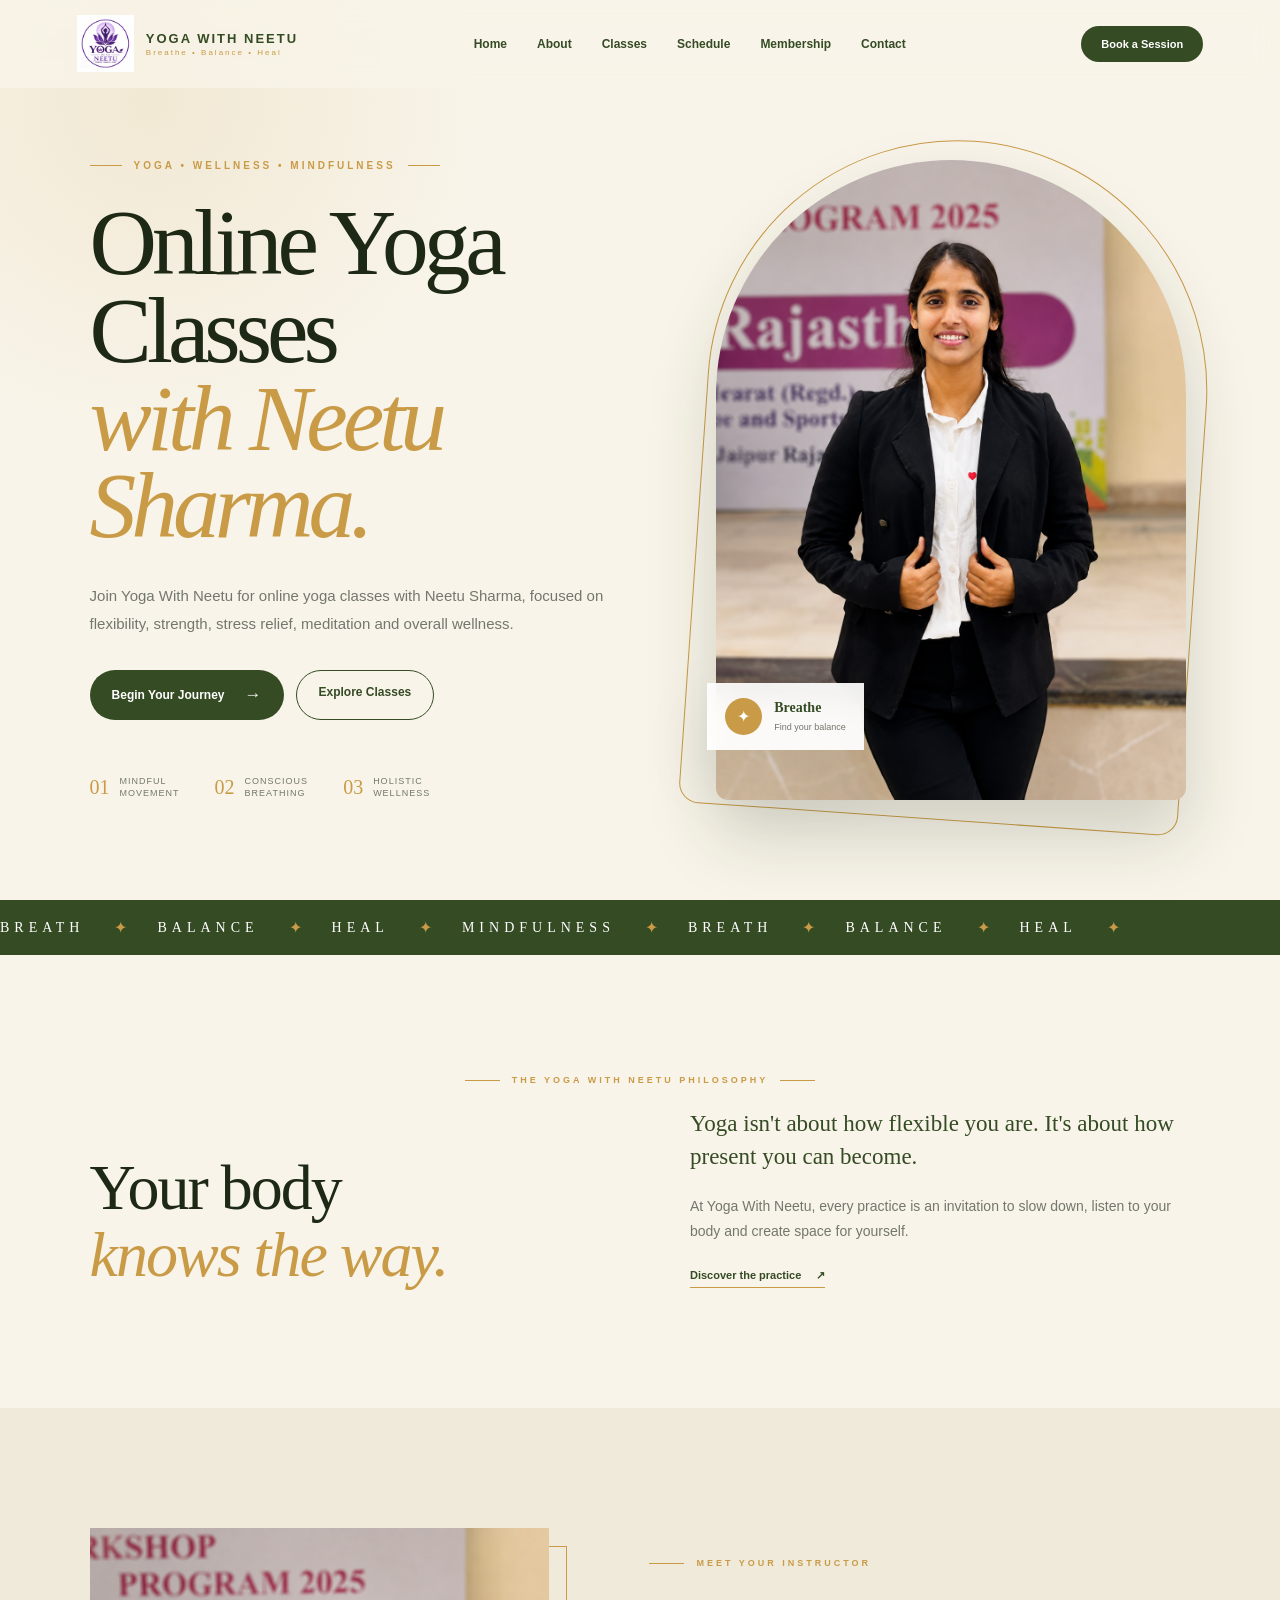
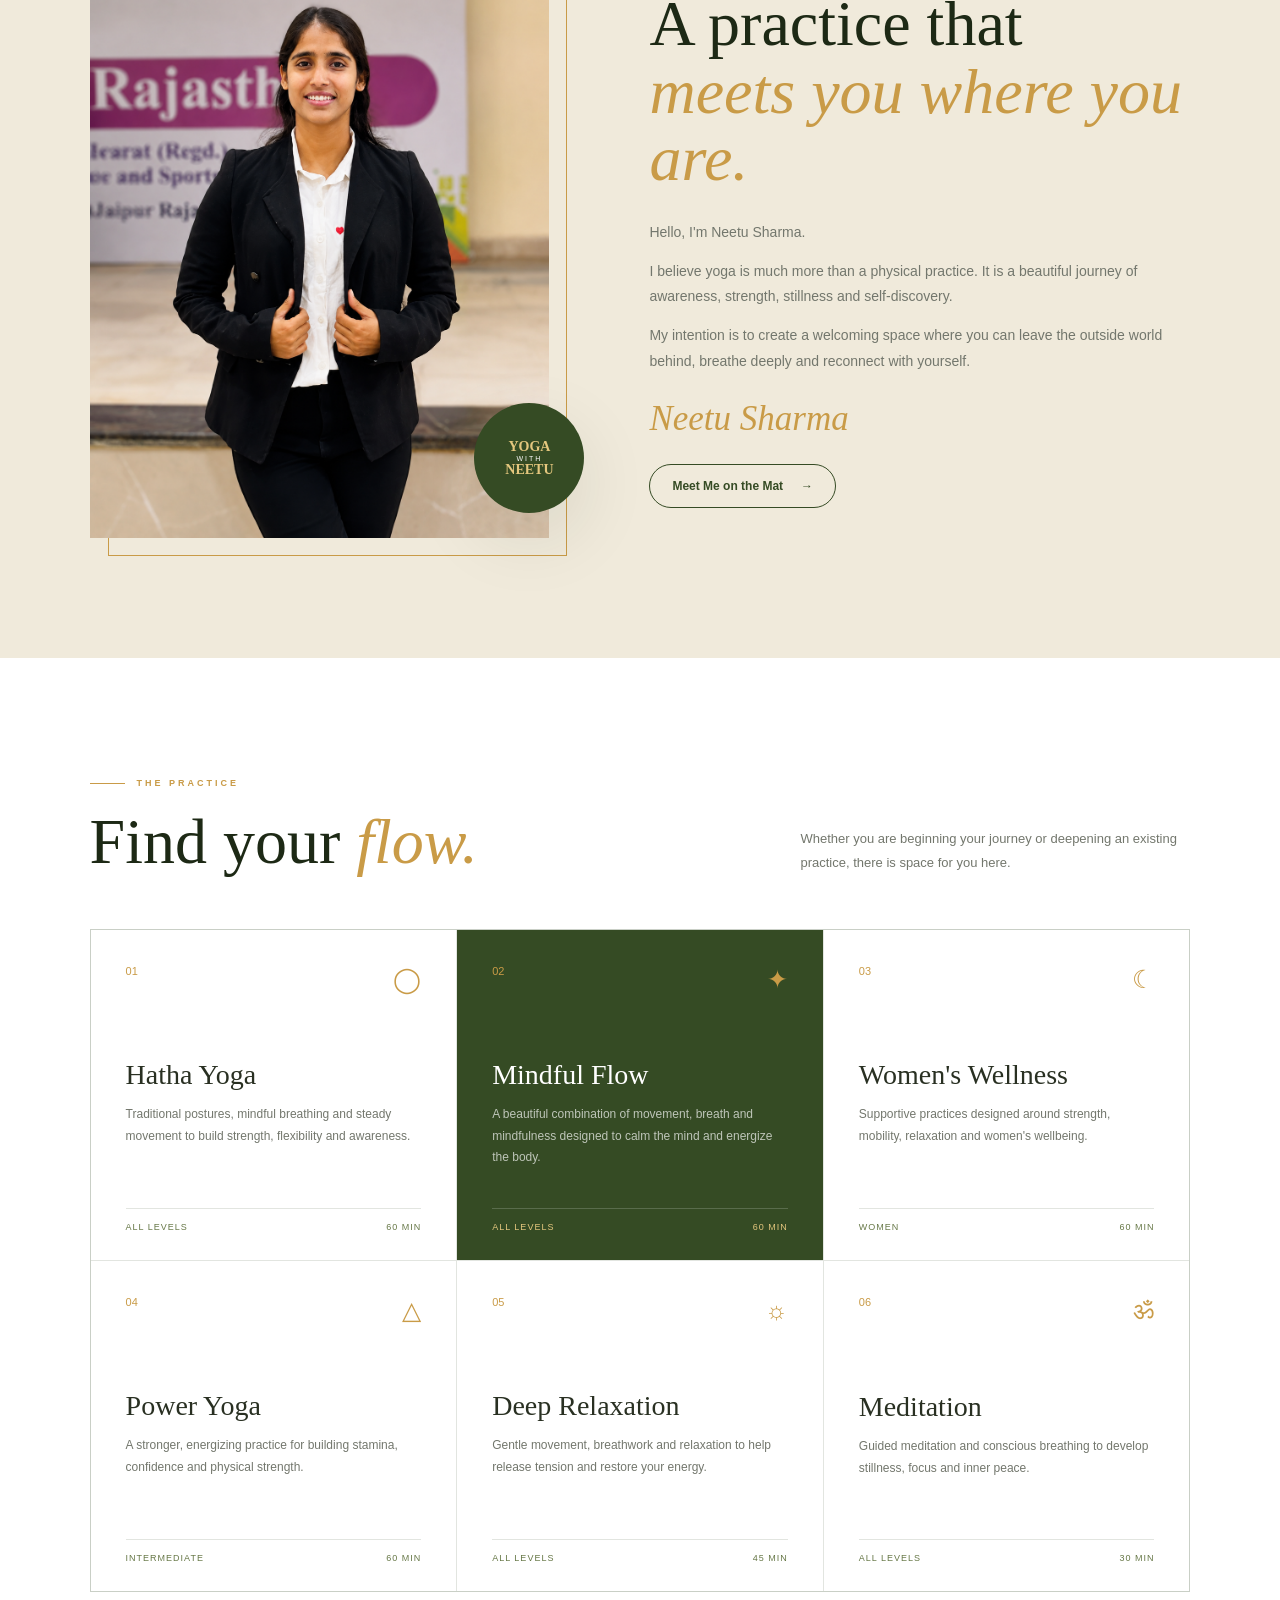
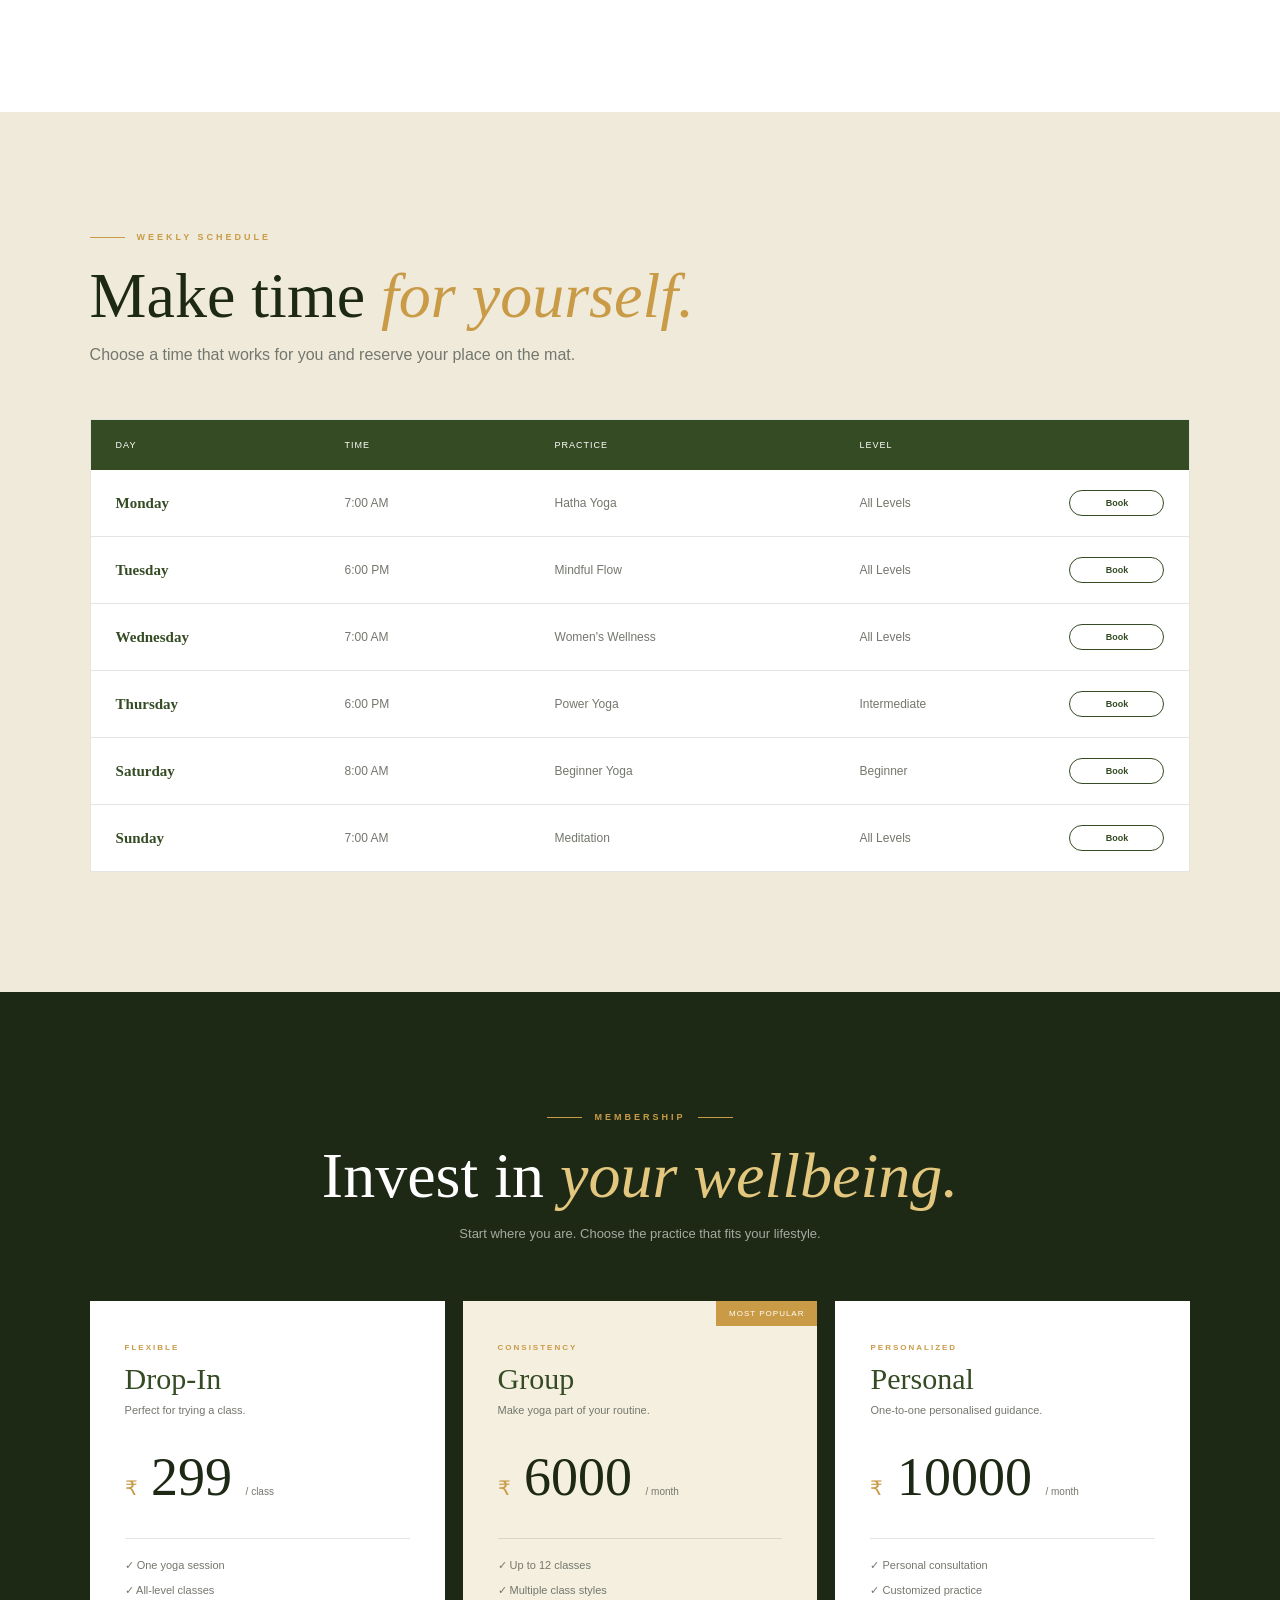
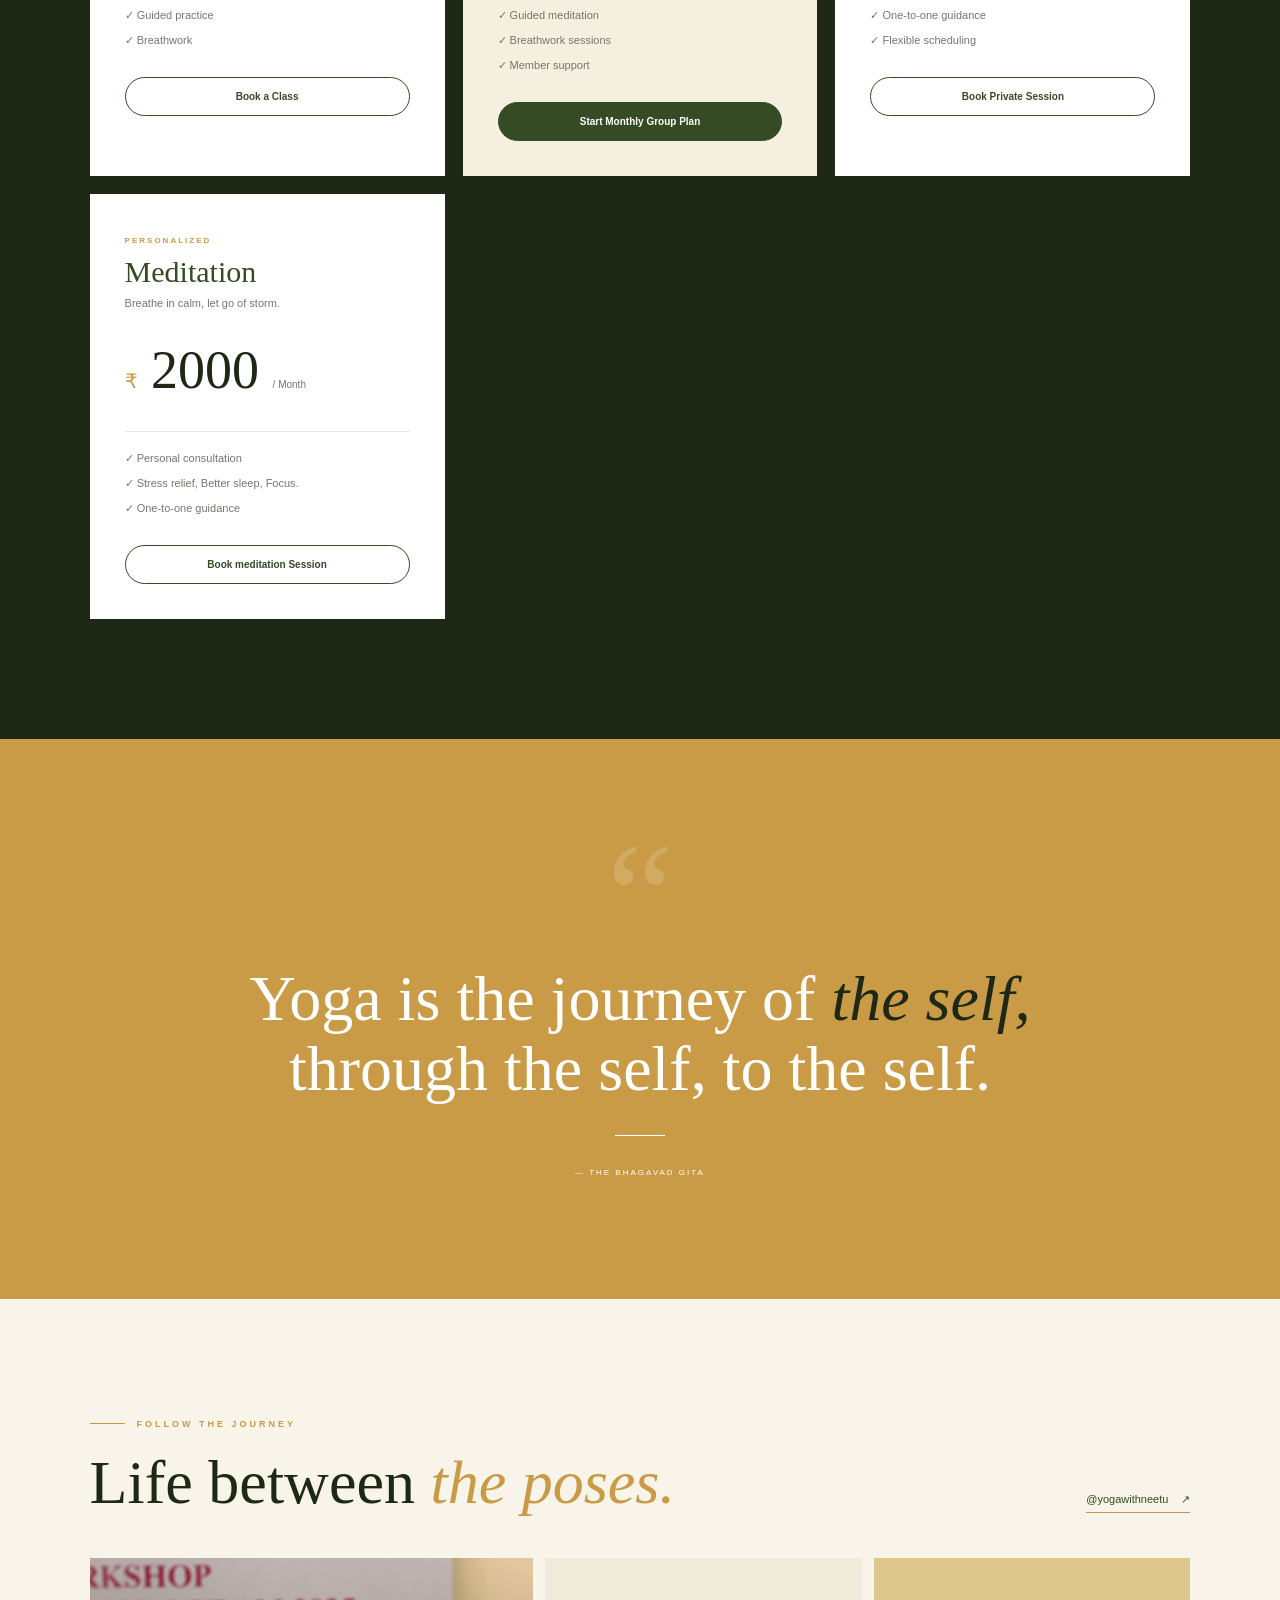
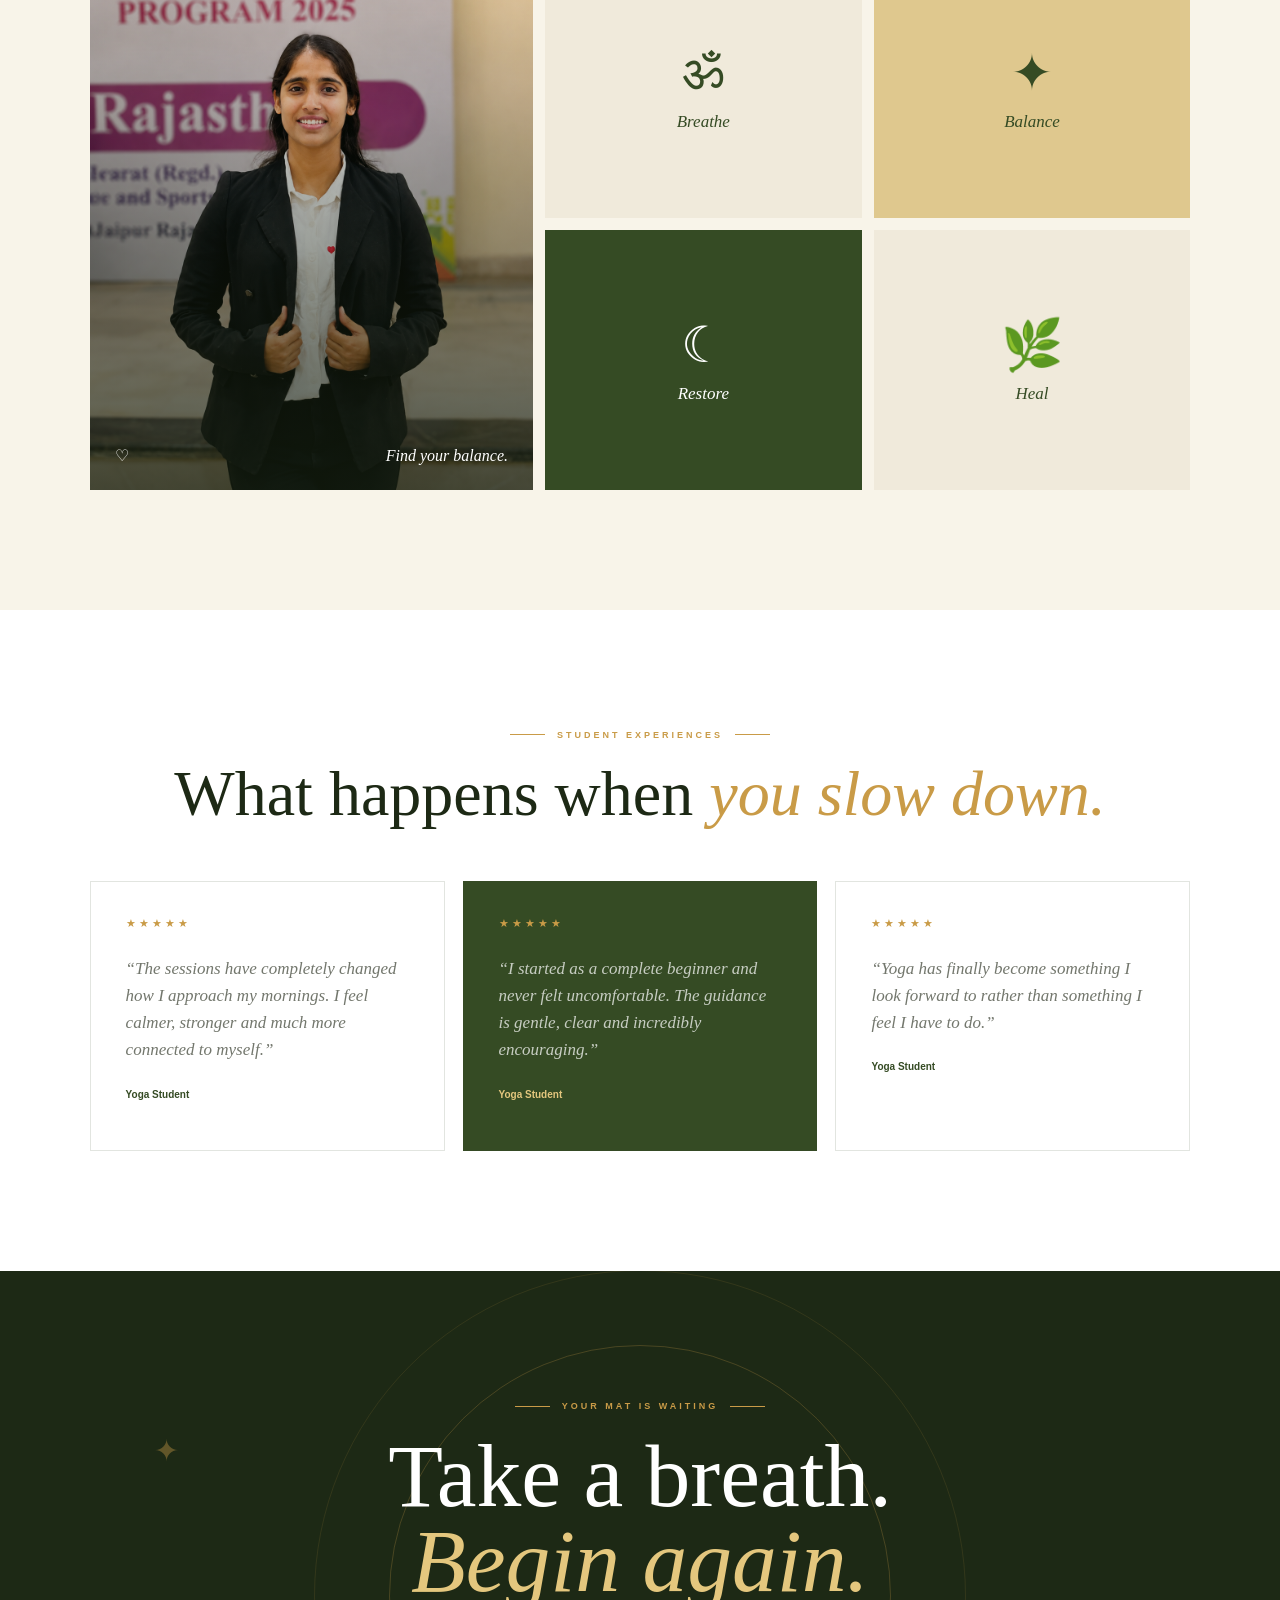
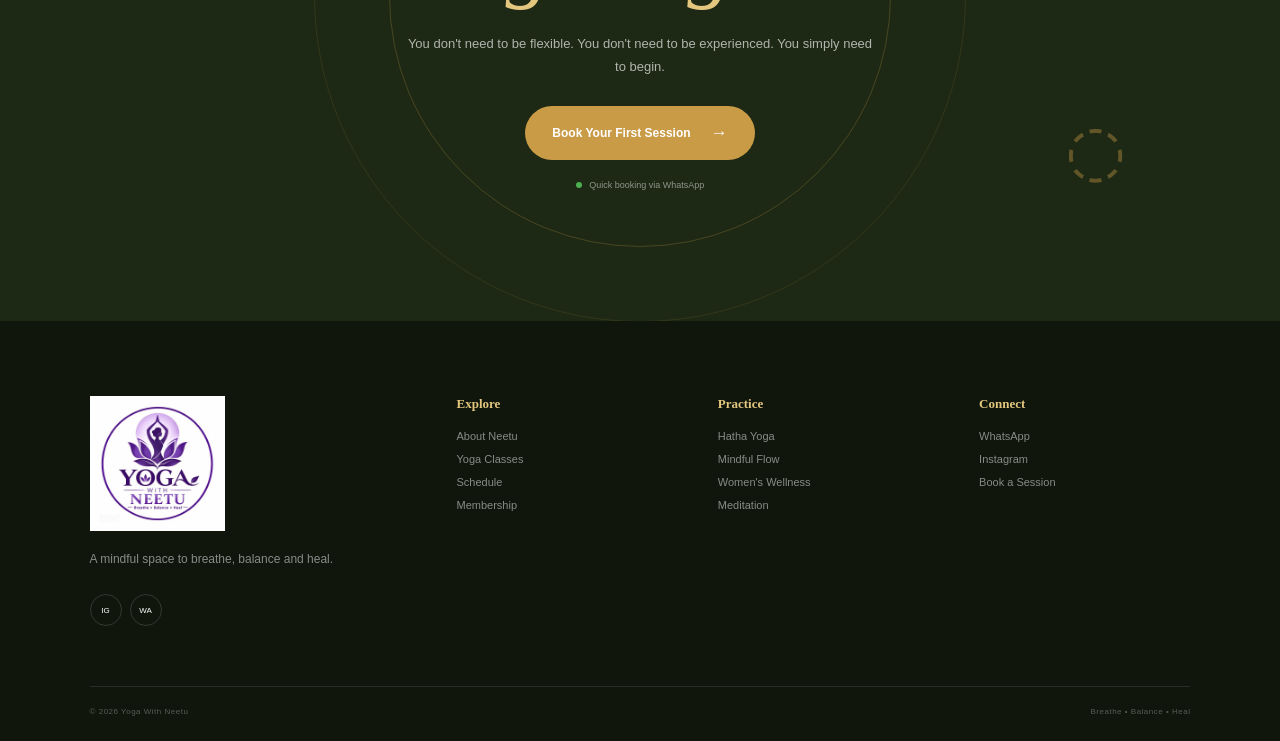
<file: index.html>
<!DOCTYPE html>
<html lang="en">

<head>

    <meta charset="UTF-8">

    <meta
        name="viewport"
        content="width=device-width, initial-scale=1.0"
    >

    <meta
    name="description"
    content="Yoga With Neetu offers online yoga classes by Neetu Sharma for weight loss, flexibility, strength, stress relief, better posture, meditation and overall wellness."
>

    
   <title>Yoga With Neetu | Online Yoga Classes by Neetu Sharma</title>

    <meta name="robots" content="index, follow">

<link rel="canonical" href="https://yogawithneetu.in/">

<meta name="author" content="Neetu Sharma">
    
    <link rel="stylesheet" href="style.css">

    <link rel="icon" type="image/png" href="./logoo.png">

</head>


<body>


<!-- =====================================================
     PAGE LOADER
===================================================== -->

<div class="page-loader">

    <div class="loader-logo">

        <img
            src="./instructor.png"
            alt="Yoga With Neetu"
        >

    </div>

</div>



<!-- =====================================================
     NAVIGATION
===================================================== -->

<header class="navbar" id="navbar">

    <a
        href="index.html"
        class="brand"
    >

        <img
            src="./logoo.png"
            alt="Yoga With Neetu Logo"
        >

        <div class="brand-text">

            <strong>YOGA WITH NEETU</strong>

            <span>Breathe • Balance • Heal</span>

        </div>

    </a>


    <!-- Desktop Navigation -->

    <nav class="desktop-nav">

        <a href="index.html">Home</a>

        <a href="about.html">About</a>

        <a href="classes.html">Classes</a>

        <a href="#schedule">Schedule</a>

        <a href="#pricing">Membership</a>

        <a href="contact.html">Contact</a>

    </nav>


    <a
        href="contact.html"
        class="nav-book"
        onclick="bookWhatsApp('General Yoga Enquiry')"
    >
        Book a Session
    </a>


    <!-- Mobile Menu Button -->

    <button
        class="hamburger"
        id="hamburger"
        aria-label="Open menu"
    >

        <span></span>
        <span></span>
        <span></span>

    </button>

</header>



<!-- =====================================================
     MOBILE MENU
===================================================== -->

<div
    class="mobile-menu"
    id="mobileMenu"
>

    <div class="mobile-menu-inner">

        <a href="index.html">Home</a>

        <a href="about.html">About Neetu</a>

        <a href="classes.html">Yoga Classes</a>

        <a href="#schedule">Class Schedule</a>

        <a href="#pricing">Membership</a>

        <a href="#instagram">Instagram</a>

        <a href="contact.html">Contact</a>

        <button
            onclick="bookWhatsApp('General Yoga Enquiry')"
            class="mobile-book"
        >
            Book a Session
        </button>

    </div>

</div>



<!-- =====================================================
     HERO
===================================================== -->

<main>

<section
    class="hero"
    id="home"
>


    <div class="hero-background-circle"></div>


    <div
        class="hero-content reveal"
    >

        <div class="eyebrow">

            <span></span>

            YOGA • WELLNESS • MINDFULNESS

            <span></span>

        </div>


        <h1>

         Online Yoga Classes
        <br>

        <em>with Neetu Sharma.</em>

         </h1>

        <p class="hero-description">

       Join Yoga With Neetu for online yoga classes with Neetu Sharma,
       focused on flexibility, strength, stress relief, meditation
        and overall wellness.

        </p>

        <div class="hero-buttons">

            <button
                class="gold-button"
                onclick="bookWhatsApp('I would like to book my first yoga session.')"
            >

                Begin Your Journey

                <span>→</span>

            </button>


            <a
                href="classes.html"
                class="outline-button"
            >

                Explore Classes

            </a>

        </div>


        <div class="hero-trust">

            <div>

                <strong>01</strong>

                <span>
                    Mindful<br>
                    Movement
                </span>

            </div>


            <div>

                <strong>02</strong>

                <span>
                    Conscious<br>
                    Breathing
                </span>

            </div>


            <div>

                <strong>03</strong>

                <span>
                    Holistic<br>
                    Wellness
                </span>

            </div>

        </div>

    </div>



    <div
        class="hero-visual reveal delay-2"
    >

        <div class="image-ring"></div>

        <div class="image-glow"></div>


        <img
            src="./instructor.png"
            alt="Neetu Yoga Instructor"
            class="hero-instructor"
        >


        <div class="floating-card">

            <span class="floating-icon">
                ✦
            </span>

            <div>

                <strong>
                    Breathe
                </strong>

                <small>
                    Find your balance
                </small>

            </div>

        </div>


        <div class="vertical-text">

            YOGA WITH NEETU

        </div>

    </div>


</section>



<!-- =====================================================
     MARQUEE
===================================================== -->

<section class="marquee">

    <div class="marquee-track">

        <span>BREATH</span>
        <i>✦</i>

        <span>BALANCE</span>
        <i>✦</i>

        <span>HEAL</span>
        <i>✦</i>

        <span>MINDFULNESS</span>
        <i>✦</i>

        <span>BREATH</span>
        <i>✦</i>

        <span>BALANCE</span>
        <i>✦</i>

        <span>HEAL</span>
        <i>✦</i>

    </div>

</section>



<!-- =====================================================
     INTRODUCTION
===================================================== -->

<section
    class="philosophy section-padding"
    id="about"
>

    <div class="section-label reveal">

        <span></span>

        THE YOGA WITH NEETU PHILOSOPHY

        <span></span>

    </div>


    <div class="philosophy-grid">

        <div class="reveal">

            <h2>

                Your body
                <br>
                <em>knows the way.</em>

            </h2>

        </div>


        <div class="philosophy-text reveal delay-1">

            <p class="large-text">

                Yoga isn't about how flexible you are.
                It's about how present you can become.

            </p>

            <p>

                At Yoga With Neetu, every practice is an
                invitation to slow down, listen to your body
                and create space for yourself.

            </p>

            <a
                href="#classes"
                class="text-link"
            >

                Discover the practice

                <span>↗</span>

            </a>

        </div>

    </div>

</section>



<!-- =====================================================
     ABOUT INSTRUCTOR
===================================================== -->

<section class="instructor-section section-padding">

    <div class="instructor-image reveal">

        <div class="image-decoration"></div>

        <img
            src="./instructor.png"
            alt="Neetu — Yoga Instructor"
        >

        <div class="experience-badge">

            <strong>YOGA</strong>

            <span>WITH</span>

            <strong>NEETU</strong>

        </div>

    </div>


    <div class="instructor-content reveal delay-1">

        <div class="section-label left">

            <span></span>

            MEET YOUR INSTRUCTOR

        </div>


        <h2>

            A practice that
            <br>

            <em>meets you where you are.</em>

        </h2>


        <p>

            Hello, I'm Neetu Sharma.

        </p>


        <p>

            I believe yoga is much more than a physical
            practice. It is a beautiful journey of awareness,
            strength, stillness and self-discovery.

        </p>


        <p>

            My intention is to create a welcoming space where
            you can leave the outside world behind, breathe
            deeply and reconnect with yourself.

        </p>


        <div class="signature">

            Neetu Sharma

        </div>


        <button
            class="outline-button dark"
            onclick="bookWhatsApp('I would like to know more about your yoga sessions.')"
        >

            Meet Me on the Mat

            <span>→</span>

        </button>

    </div>

</section>



<!-- =====================================================
     CLASSES
===================================================== -->

<section
    class="classes-section section-padding"
    id="classes"
>

    <div class="section-header-row reveal">

        <div>

            <div class="section-label left">

                <span></span>

                THE PRACTICE

            </div>

            <h2>

                Find your
                <em>flow.</em>

            </h2>

        </div>


        <p>

            Whether you are beginning your journey or
            deepening an existing practice, there is
            space for you here.

        </p>

    </div>



    <div class="class-grid">


        <!-- CLASS -->

        <article class="class-card reveal">

            <div class="class-top">

                <span>01</span>

                <span class="class-symbol">◯</span>

            </div>

            <h3>Hatha Yoga</h3>

            <p>

                Traditional postures, mindful breathing and
                steady movement to build strength,
                flexibility and awareness.

            </p>

            <div class="class-bottom">

                <span>All Levels</span>

                <span>60 Min</span>

            </div>

        </article>



        <article class="class-card featured reveal delay-1">

            <div class="class-top">

                <span>02</span>

                <span class="class-symbol">✦</span>

            </div>

            <h3>Mindful Flow</h3>

            <p>

                A beautiful combination of movement,
                breath and mindfulness designed to calm
                the mind and energize the body.

            </p>

            <div class="class-bottom">

                <span>All Levels</span>

                <span>60 Min</span>

            </div>

        </article>



        <article class="class-card reveal delay-2">

            <div class="class-top">

                <span>03</span>

                <span class="class-symbol">☾</span>

            </div>

            <h3>Women's Wellness</h3>

            <p>

                Supportive practices designed around
                strength, mobility, relaxation and
                women's wellbeing.

            </p>

            <div class="class-bottom">

                <span>Women</span>

                <span>60 Min</span>

            </div>

        </article>



        <article class="class-card reveal">

            <div class="class-top">

                <span>04</span>

                <span class="class-symbol">△</span>

            </div>

            <h3>Power Yoga</h3>

            <p>

                A stronger, energizing practice for building
                stamina, confidence and physical strength.

            </p>

            <div class="class-bottom">

                <span>Intermediate</span>

                <span>60 Min</span>

            </div>

        </article>



        <article class="class-card reveal delay-1">

            <div class="class-top">

                <span>05</span>

                <span class="class-symbol">☼</span>

            </div>

            <h3>Deep Relaxation</h3>

            <p>

                Gentle movement, breathwork and relaxation
                to help release tension and restore your energy.

            </p>

            <div class="class-bottom">

                <span>All Levels</span>

                <span>45 Min</span>

            </div>

        </article>



        <article class="class-card reveal delay-2">

            <div class="class-top">

                <span>06</span>

                <span class="class-symbol">ॐ</span>

            </div>

            <h3>Meditation</h3>

            <p>

                Guided meditation and conscious breathing
                to develop stillness, focus and inner peace.

            </p>

            <div class="class-bottom">

                <span>All Levels</span>

                <span>30 Min</span>

            </div>

        </article>

    </div>

</section>



<!-- =====================================================
     CLASS SCHEDULE
===================================================== -->

<section
    class="schedule-section section-padding"
    id="schedule"
>

    <div class="schedule-heading reveal">

        <div class="section-label left">

            <span></span>

            WEEKLY SCHEDULE

        </div>

        <h2>

            Make time
            <em>for yourself.</em>

        </h2>

        <p>

            Choose a time that works for you and reserve
            your place on the mat.

        </p>

    </div>


    <div class="schedule-table reveal delay-1">


        <div class="schedule-header">

            <span>Day</span>

            <span>Time</span>

            <span>Practice</span>

            <span>Level</span>

            <span></span>

        </div>


        <div class="schedule-row">

            <strong>Monday</strong>

            <span>7:00 AM</span>

            <span>Hatha Yoga</span>

            <span>All Levels</span>

            <button
                onclick="bookWhatsApp('I would like to book the Monday 7:00 AM Hatha Yoga class.')"
            >
                Book
            </button>

        </div>


        <div class="schedule-row">

            <strong>Tuesday</strong>

            <span>6:00 PM</span>

            <span>Mindful Flow</span>

            <span>All Levels</span>

            <button
                onclick="bookWhatsApp('I would like to book the Tuesday 6:00 PM Mindful Flow class.')"
            >
                Book
            </button>

        </div>


        <div class="schedule-row">

            <strong>Wednesday</strong>

            <span>7:00 AM</span>

            <span>Women's Wellness</span>

            <span>All Levels</span>

            <button
               onclick="bookWhatsApp('I would like to book the Wednesday 7:00 AM Women’s Wellness class.')"
            >
                Book
            </button>

        </div>


        <div class="schedule-row">

            <strong>Thursday</strong>

            <span>6:00 PM</span>

            <span>Power Yoga</span>

            <span>Intermediate</span>

            <button
                onclick="bookWhatsApp('I would like to book the Thursday 6:00 PM Power Yoga class.')"
            >
                Book
            </button>

        </div>


        <div class="schedule-row">

            <strong>Saturday</strong>

            <span>8:00 AM</span>

            <span>Beginner Yoga</span>

            <span>Beginner</span>

            <button
                onclick="bookWhatsApp('I would like to book the Saturday 8:00 AM Beginner Yoga class.')"
            >
                Book
            </button>

        </div>


        <div class="schedule-row">

            <strong>Sunday</strong>

            <span>7:00 AM</span>

            <span>Meditation</span>

            <span>All Levels</span>

            <button
                onclick="bookWhatsApp('I would like to book the Sunday 7:00 AM Meditation class.')"
            >
                Book
            </button>

        </div>

    </div>

</section>



<!-- =====================================================
     PRICING
===================================================== -->

<section
    class="pricing-section section-padding"
    id="pricing"
>

    <div class="pricing-heading reveal">

        <div class="section-label">

            <span></span>

            MEMBERSHIP

            <span></span>

        </div>

        <h2>

            Invest in
            <em>your wellbeing.</em>

        </h2>

        <p>

            Start where you are. Choose the practice that
            fits your lifestyle.

        </p>

    </div>



    <div class="pricing-grid">


        <!-- DROP IN -->

        <div class="price-card reveal">

            <div class="price-top">

                <span>FLEXIBLE</span>

                <h3>Drop-In</h3>

                <p>
                    Perfect for trying a class.
                </p>

            </div>

            <div class="price">

                <small>₹</small>

                299

                <span>/ class</span>

            </div>

            <ul>

                <li>✓ One yoga session</li>

                <li>✓ All-level classes</li>

                <li>✓ Guided practice</li>

                <li>✓ Breathwork</li>

            </ul>

            <button
                onclick="bookWhatsApp('I would like to book a Drop-In yoga class.')"
                class="price-button"
            >

                Book a Class

            </button>

        </div>



        <!-- MONTHLY -->

        <div class="price-card popular reveal delay-1">

            <div class="popular-tag">

                MOST POPULAR

            </div>

            <div class="price-top">

                <span>CONSISTENCY</span>

                <h3>Group</h3>

                <p>
                    Make yoga part of your routine.
                </p>

            </div>

            <div class="price">

                <small>₹</small>

                6000

                <span>/ month</span>

            </div>

            <ul>

                <li>✓ Up to 12 classes</li>

                <li>✓ Multiple class styles</li>

                <li>✓ Guided meditation</li>

                <li>✓ Breathwork sessions</li>

                <li>✓ Member support</li>

            </ul>

            <button
                onclick="bookWhatsApp('I am interested in the Monthly Yoga Membership.')"
                class="price-button gold"
            >

                Start Monthly Group Plan

            </button>

        </div>



        <!-- PRIVATE -->

        <div class="price-card reveal delay-2">

            <div class="price-top">

                <span>PERSONALIZED</span>

                <h3>Personal</h3>

                <p>
                    One-to-one personalised guidance.
                </p>

            </div>

            <div class="price">

                <small>₹</small>

                10000

                <span>/ month</span>

            </div>

            <ul>

                <li>✓ Personal consultation</li>

                <li>✓ Customized practice</li>

                <li>✓ One-to-one guidance</li>

                <li>✓ Flexible scheduling</li>

            </ul>

            <button
                onclick="bookWhatsApp('I am interested in a Private Yoga Session.')"
                class="price-button"
            >

                Book Private Session

            </button>

        </div>

        <!-- Meditation-->

         <div class="price-card reveal delay-2">

            <div class="price-top">

                <span>PERSONALIZED</span>

                <h3>Meditation</h3>

                <p>
                    Breathe in calm, let go of storm.
                </p>

            </div>

            <div class="price">

                <small>₹</small>

                2000

                <span>/ Month</span>

            </div>

            <ul>

                <li>✓ Personal consultation</li>

                <li>✓ Stress relief, Better sleep, Focus.</li>

                <li>✓ One-to-one guidance</li>

            </ul>

            <button
                onclick="bookWhatsApp('I am interested in a Private Yoga Session.')"
                class="price-button"
            >

                Book meditation Session

            </button>

        </div>


    </div>

</section>



<!-- =====================================================
     QUOTE
===================================================== -->

<section class="quote-section">

    <div class="quote-symbol">“</div>

    <blockquote class="reveal">

        Yoga is the journey of
        <em>the self,</em>
        through the self,
        to the self.

    </blockquote>

    <span class="quote-line"></span>

    <small>
        — THE BHAGAVAD GITA
    </small>

</section>



<!-- =====================================================
     INSTAGRAM
===================================================== -->

<section
    class="instagram-section section-padding"
    id="instagram"
>

    <div class="instagram-header reveal">

        <div>

            <div class="section-label left">

                <span></span>

                FOLLOW THE JOURNEY

            </div>

            <h2>

                Life between
                <em>the poses.</em>

            </h2>

        </div>


        <a
            href="https://www.instagram.com/yogagirlneetu?igsh=MTNlZm5wdGpjMHBtcQ%3D%3D&utm_source=qr"
            class="instagram-link"
        >

            @yogawithneetu

            <span>↗</span>

        </a>

    </div>



    <div class="instagram-grid">


        <div class="insta-card tall reveal">

            <img
                src="./instructor.png"
                alt="Yoga With Neetu"
            >

            <div class="insta-overlay">

                <span>♡</span>

                <p>
                    Find your balance.
                </p>

            </div>

        </div>


        <div class="insta-card reveal delay-1">

            <div class="insta-placeholder">

                <span>ॐ</span>

                <p>
                    Breathe
                </p>

            </div>

        </div>


        <div class="insta-card reveal delay-2">

            <div class="insta-placeholder gold-bg">

                <span>✦</span>

                <p>
                    Balance
                </p>

            </div>

        </div>


        <div class="insta-card reveal delay-1">

            <div class="insta-placeholder green-bg">

                <span>☾</span>

                <p>
                    Restore
                </p>

            </div>

        </div>


        <div class="insta-card reveal delay-2">

            <div class="insta-placeholder">

                <span>🌿</span>

                <p>
                    Heal
                </p>

            </div>

        </div>

    </div>

</section>



<!-- =====================================================
     TESTIMONIALS
===================================================== -->

<section class="testimonials section-padding">

    <div class="section-label reveal">

        <span></span>

        STUDENT EXPERIENCES

        <span></span>

    </div>


    <h2 class="testimonial-title reveal">

        What happens when
        <em>you slow down.</em>

    </h2>


    <div class="testimonial-grid">


        <article class="testimonial reveal">

            <div class="stars">
                ★★★★★
            </div>

            <p>

                “The sessions have completely changed how
                I approach my mornings. I feel calmer,
                stronger and much more connected to myself.”

            </p>

            <strong>
                Yoga Student
            </strong>

        </article>


        <article class="testimonial featured-testimonial reveal delay-1">

            <div class="stars">
                ★★★★★
            </div>

            <p>

                “I started as a complete beginner and never
                felt uncomfortable. The guidance is gentle,
                clear and incredibly encouraging.”

            </p>

            <strong>
                Yoga Student
            </strong>

        </article>


        <article class="testimonial reveal delay-2">

            <div class="stars">
                ★★★★★
            </div>

            <p>

                “Yoga has finally become something I look
                forward to rather than something I feel
                I have to do.”

            </p>

            <strong>
                Yoga Student
            </strong>

        </article>

    </div>

</section>



<!-- =====================================================
     FINAL CTA
===================================================== -->

<section
    class="final-cta"
    id="contact"
>

    <div class="cta-decoration one">✦</div>

    <div class="cta-decoration two">◌</div>


    <div class="cta-content reveal">

        <div class="section-label">

            <span></span>

            YOUR MAT IS WAITING

            <span></span>

        </div>


        <h2>

            Take a breath.
            <br>

            <em>Begin again.</em>

        </h2>


        <p>

            You don't need to be flexible.
            You don't need to be experienced.
            You simply need to begin.

        </p>


        <button
            class="gold-button large"
            onclick="bookWhatsApp('Hello Neetu! I would like to book a yoga session.')"
        >

            Book Your First Session

            <span>→</span>

        </button>


        <div class="whatsapp-note">

            <span class="whatsapp-dot"></span>

            Quick booking via WhatsApp

        </div>

    </div>

</section>

</main>



<!-- =====================================================
     FOOTER
===================================================== -->

<footer>

    <div class="footer-main">


        <div class="footer-brand">

            <img
                src="./logoo.png"
                alt="Yoga With Neetu"
            >

            <p>

                A mindful space to breathe,
                balance and heal.

            </p>


            <div class="socials">

                <a href="https://www.instagram.com/yogagirlneetu?igsh=MTNlZm5wdGpjMHBtcQ%3D%3D&utm_source=qr" aria-label="Instagram">
                    IG
                </a>

                <a href="https://wa.me/6367063690" aria-label="whatsapp" onclick="bookWhatsApp('Hello Neetu! I would like to enquire about yoga classes.')">
                    WA
                </a>

            </div>

        </div>



        <div class="footer-column">

            <h4>Explore</h4>

            <a href="about.html">About Neetu</a>

            <a href="classes.html">Yoga Classes</a>

            <a href="schedule.html">Schedule</a>

            <a href="pricing.html">Membership</a>

        </div>



        <div class="footer-column">

            <h4>Practice</h4>

            <a href="classes.html">Hatha Yoga</a>

            <a href="classes.html">Mindful Flow</a>

            <a href="classes.html">Women's Wellness</a>

            <a href="classes.html">Meditation</a>

        </div>



        <div class="footer-column">

            <h4>Connect</h4>

            <a
                href="contact.html"
                onclick="bookWhatsApp('Hello Neetu! I would like to enquire about yoga classes.')"
            >
                WhatsApp
            </a>

            <a href="https://www.instagram.com/yogagirlneetu?igsh=MTNlZm5wdGpjMHBtcQ%3D%3D&utm_source=qr" aria-label="Instagram">
                Instagram
            </a>

            <a href="contact.html">
                Book a Session
            </a>

        </div>

    </div>


    <div class="footer-bottom">

        <span>
            © 2026 Yoga With Neetu
        </span>

        <span>
            Breathe • Balance • Heal
        </span>

    </div>

</footer>



<!-- =====================================================
     JAVASCRIPT
===================================================== -->

<script>


/* =====================================================
   PAGE LOADER
===================================================== */

window.addEventListener("load", function() {

    setTimeout(function() {

        document
            .querySelector(".page-loader")
            .classList
            .add("loaded");

    }, 500);

});



/* =====================================================
   MOBILE MENU
===================================================== */

const hamburger =
    document.getElementById("hamburger");

const mobileMenu =
    document.getElementById("mobileMenu");


hamburger.addEventListener(
    "click",
    function() {

        hamburger.classList.toggle("active");

        mobileMenu.classList.toggle("active");

    }
);


document
    .querySelectorAll(".mobile-menu a")
    .forEach(function(link) {

        link.addEventListener(
            "click",
            function() {

                hamburger.classList.remove("active");

                mobileMenu.classList.remove("active");

            }
        );

    });



/* =====================================================
   NAVBAR SCROLL EFFECT
===================================================== */

window.addEventListener(
    "scroll",
    function() {

        const navbar =
            document.getElementById("navbar");

        if (window.scrollY > 50) {

            navbar.classList.add("scrolled");

        } else {

            navbar.classList.remove("scrolled");

        }

    }
);



/* =====================================================
   SCROLL REVEAL ANIMATION
===================================================== */

const revealElements =
    document.querySelectorAll(".reveal");


const revealObserver =
    new IntersectionObserver(
        function(entries, observer) {

            entries.forEach(function(entry) {

                if (entry.isIntersecting) {

                    entry.target.classList.add("visible");

                    observer.unobserve(entry.target);

                }

            });

        },
        {
            threshold: 0.12
        }
    );


revealElements.forEach(function(element) {

    revealObserver.observe(element);

});



/* =====================================================
   WHATSAPP BOOKING
===================================================== */

/*
    IMPORTANT:

    Replace 919999999999 with your real
    
*/


const whatsappNumber =
    "6367063690";


function bookWhatsApp(message) {

    const encodedMessage =
        encodeURIComponent(message);

    const whatsappURL =
        "https://wa.me/" +
        whatsappNumber +
        "?text=" +
        encodedMessage;

    window.open(
        whatsappURL,
        "_blank"
    );

}


</script>


</body>

</html>
</file>
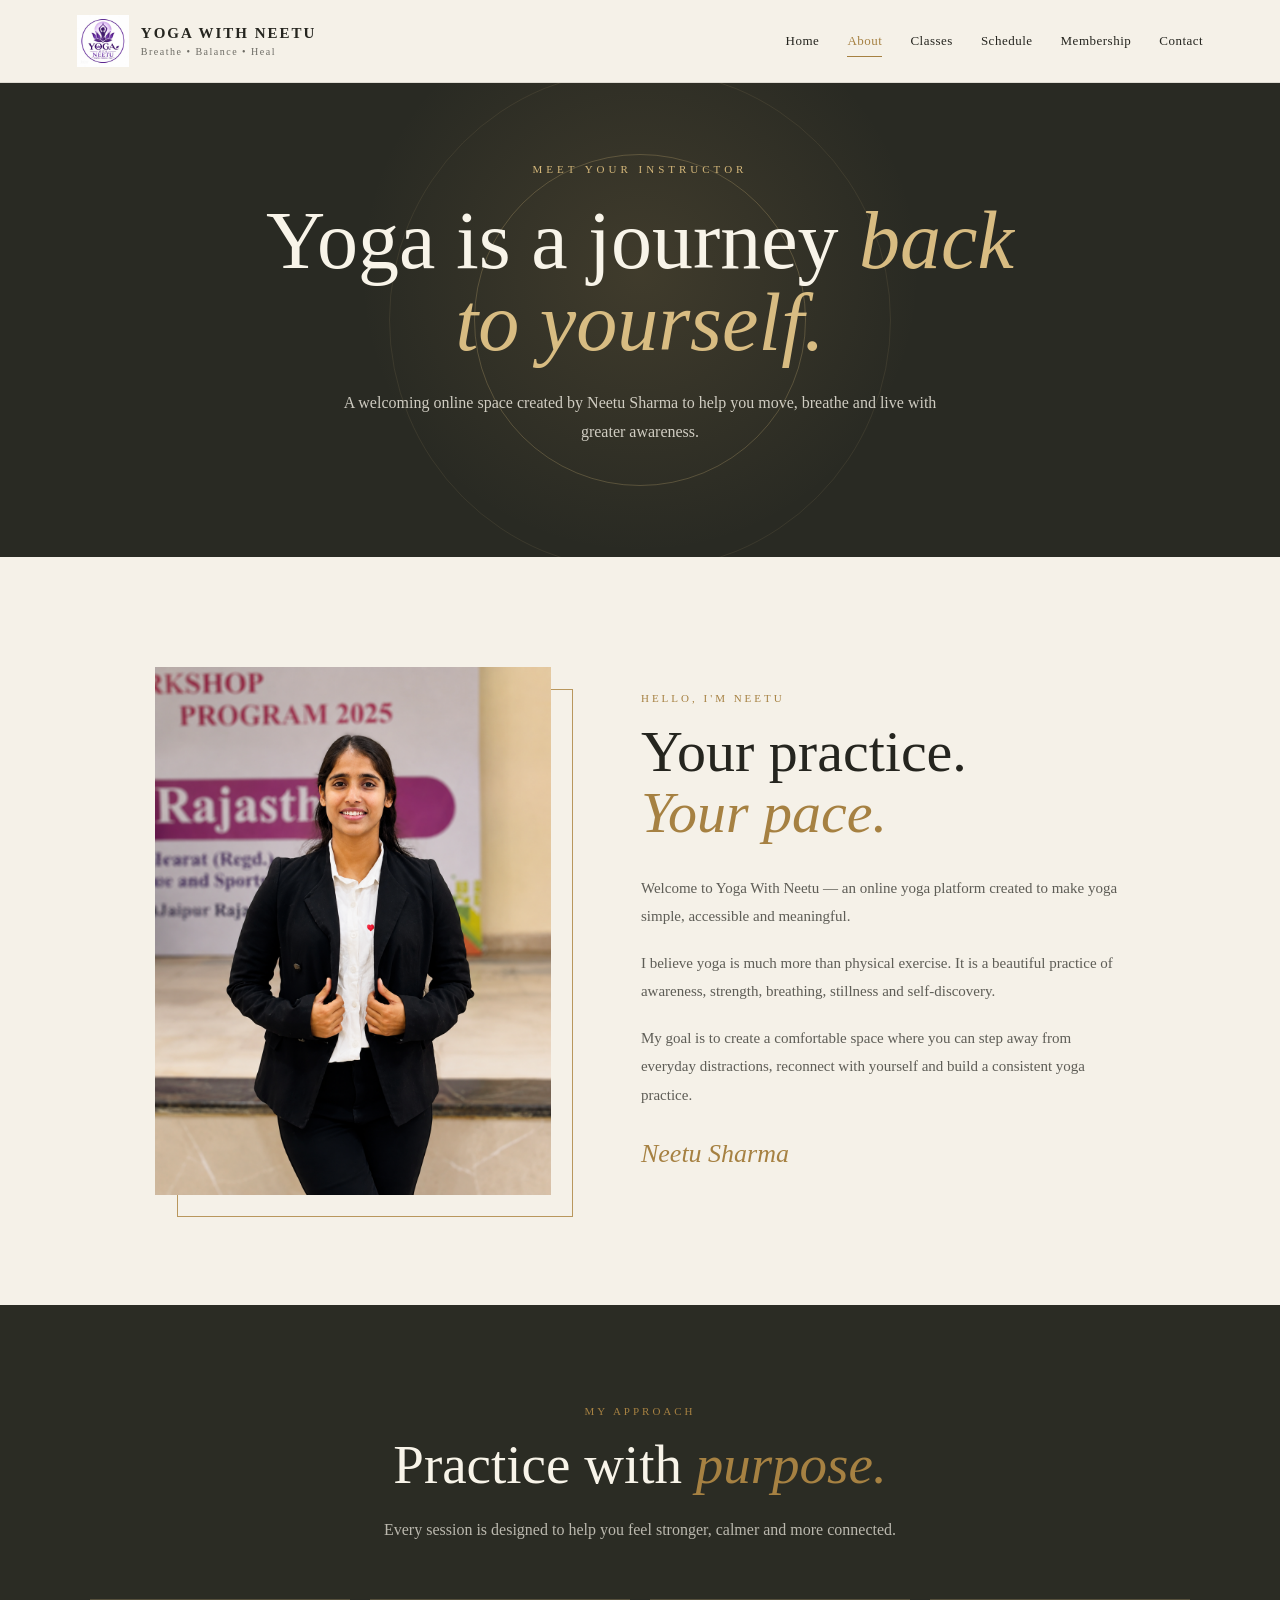
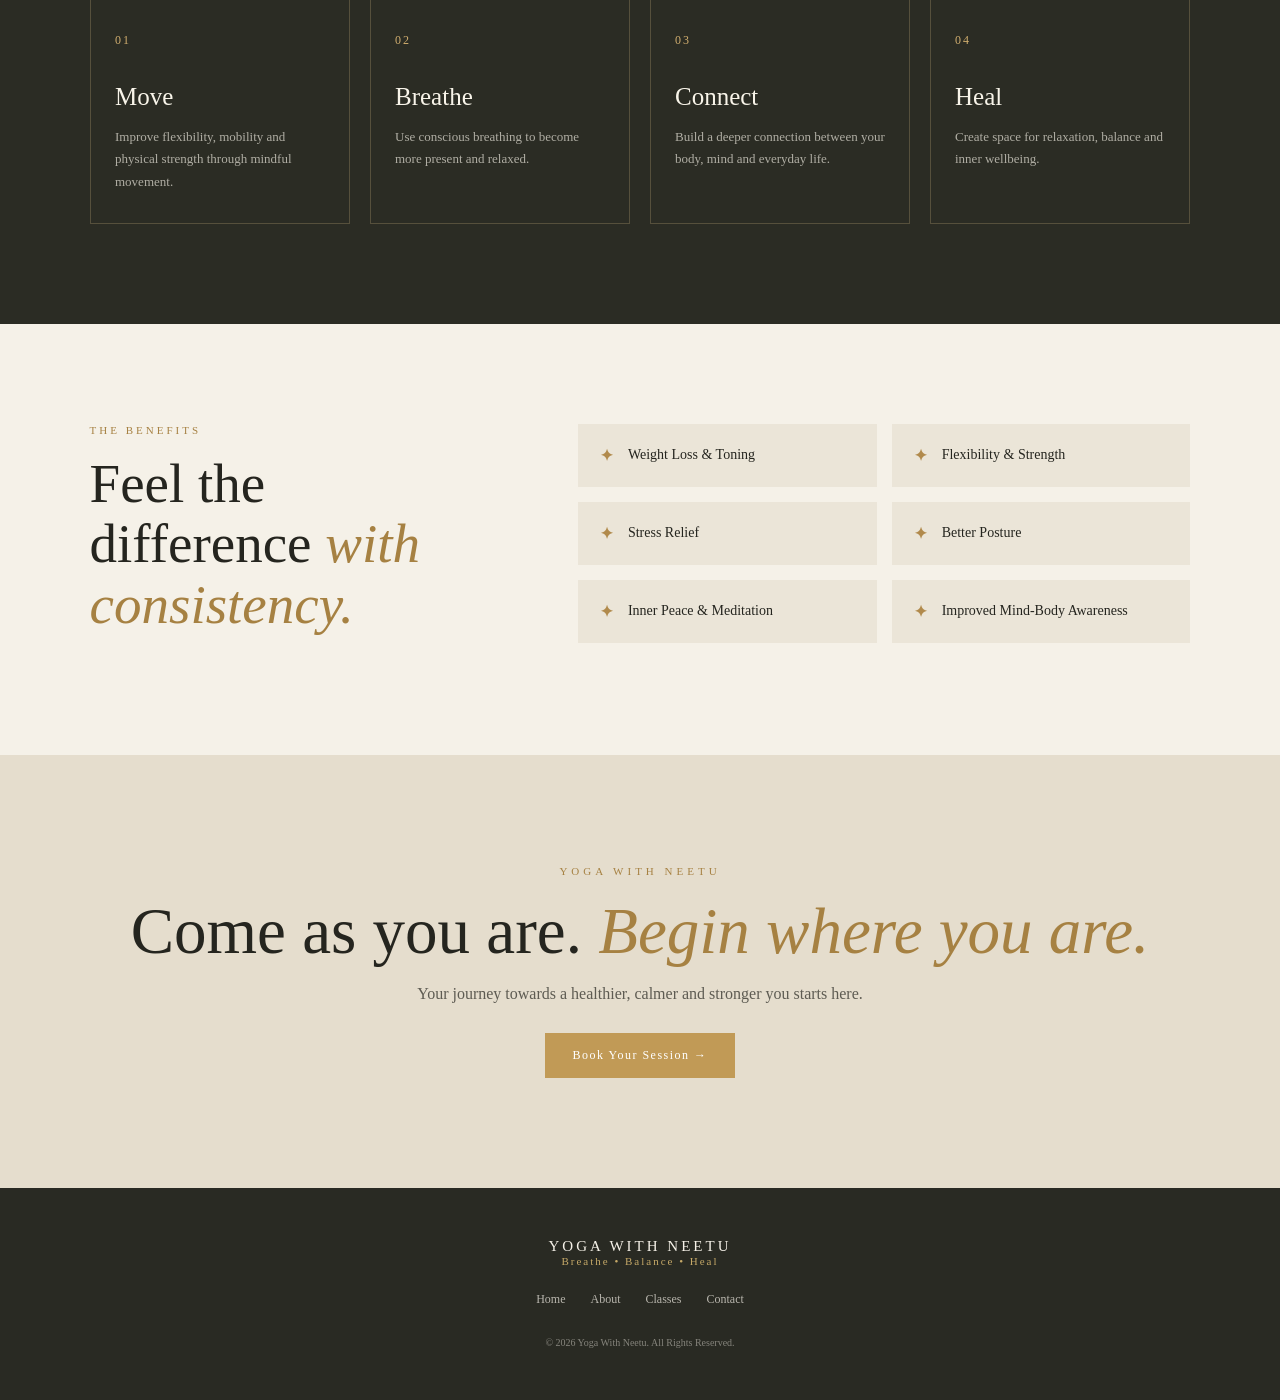
<file: about.html>
<!DOCTYPE html>
<html lang="en">

<head>

    <meta charset="UTF-8">

    <meta name="viewport"
          content="width=device-width, initial-scale=1.0">

    <title>About Neetu Sharma | Yoga With Neetu</title>

    <meta name="description"
          content="Meet Neetu Sharma, founder of Yoga With Neetu, an online yoga platform helping students improve flexibility, strength, mindfulness and overall wellbeing.">

    <meta name="robots" content="index, follow">

    <link rel="canonical"
          href="https://yogawithneetu.in/about.html">

    <meta name="author"
          content="Neetu Sharma">

    <link rel="stylesheet"
          href="style.css">

</head>


<body class="inner-page">


<!-- NAVBAR -->

<header class="inner-navbar">

    <a href="index.html" class="inner-brand">

        <img src="./logoo.png"
             alt="Yoga With Neetu Logo">

        <div>
            <strong>YOGA WITH NEETU</strong>
            <span>Breathe • Balance • Heal</span>
        </div>

    </a>


    <nav>

        <a href="index.html">
            Home
        </a>

        <a href="about.html" class="active">
            About
        </a>

        <a href="classes.html">
            Classes
        </a>

        <a href="index.html#schedule">
            Schedule
        </a>

        <a href="index.html#pricing">
            Membership
        </a>

        <a href="contact.html">
            Contact
        </a>

    </nav>

</header>


<!-- HERO -->

<section class="inner-hero about-hero">

    <div class="inner-hero-content">

        <span class="inner-eyebrow">
            MEET YOUR INSTRUCTOR
        </span>

        <h1>
            Yoga is a journey
            <em>back to yourself.</em>
        </h1>

        <p>
            A welcoming online space created by
            Neetu Sharma to help you move, breathe
            and live with greater awareness.
        </p>

    </div>

</section>


<!-- ABOUT INTRO -->

<section class="about-intro">

    <div class="about-image">

        <div class="about-image-frame"></div>

        <img src="./instructor.png"
             alt="Neetu Sharma Yoga Instructor">

    </div>


    <div class="about-content">

        <span class="about-label">
            HELLO, I'M NEETU
        </span>

        <h2>
            Your practice.
            <br>
            <em>Your pace.</em>
        </h2>

        <p>
            Welcome to Yoga With Neetu — an online yoga
            platform created to make yoga simple,
            accessible and meaningful.
        </p>

        <p>
            I believe yoga is much more than physical
            exercise. It is a beautiful practice of
            awareness, strength, breathing, stillness
            and self-discovery.
        </p>

        <p>
            My goal is to create a comfortable space where
            you can step away from everyday distractions,
            reconnect with yourself and build a consistent
            yoga practice.
        </p>

        <div class="about-signature">
            Neetu Sharma
        </div>

    </div>

</section>


<!-- PHILOSOPHY -->

<section class="about-philosophy">

    <div class="page-heading">

        <span>MY APPROACH</span>

        <h2>
            Practice with
            <em>purpose.</em>
        </h2>

        <p>
            Every session is designed to help you feel
            stronger, calmer and more connected.
        </p>

    </div>


    <div class="approach-grid">

        <div class="approach-card">

            <span>01</span>

            <h3>Move</h3>

            <p>
                Improve flexibility, mobility and
                physical strength through mindful
                movement.
            </p>

        </div>


        <div class="approach-card">

            <span>02</span>

            <h3>Breathe</h3>

            <p>
                Use conscious breathing to become
                more present and relaxed.
            </p>

        </div>


        <div class="approach-card">

            <span>03</span>

            <h3>Connect</h3>

            <p>
                Build a deeper connection between
                your body, mind and everyday life.
            </p>

        </div>


        <div class="approach-card">

            <span>04</span>

            <h3>Heal</h3>

            <p>
                Create space for relaxation, balance
                and inner wellbeing.
            </p>

        </div>

    </div>

</section>


<!-- BENEFITS -->

<section class="about-benefits">

    <div class="benefit-heading">

        <span>THE BENEFITS</span>

        <h2>
            Feel the difference
            <em>with consistency.</em>
        </h2>

    </div>


    <div class="about-benefit-list">

        <div>
            <strong>✦</strong>
            <span>Weight Loss & Toning</span>
        </div>

        <div>
            <strong>✦</strong>
            <span>Flexibility & Strength</span>
        </div>

        <div>
            <strong>✦</strong>
            <span>Stress Relief</span>
        </div>

        <div>
            <strong>✦</strong>
            <span>Better Posture</span>
        </div>

        <div>
            <strong>✦</strong>
            <span>Inner Peace & Meditation</span>
        </div>

        <div>
            <strong>✦</strong>
            <span>Improved Mind-Body Awareness</span>
        </div>

    </div>

</section>


<!-- CTA -->

<section class="inner-cta">

    <span>YOGA WITH NEETU</span>

    <h2>
        Come as you are.
        <em>Begin where you are.</em>
    </h2>

    <p>
        Your journey towards a healthier,
        calmer and stronger you starts here.
    </p>

    <a href="contact.html"
       class="inner-gold-btn">
        Book Your Session →
    </a>

</section>


<!-- FOOTER -->

<footer class="inner-footer">

    <h3>YOGA WITH NEETU</h3>

    <p>
        Breathe • Balance • Heal
    </p>

    <div>
        <a href="index.html">Home</a>
        <a href="about.html">About</a>
        <a href="classes.html">Classes</a>
        <a href="contact.html">Contact</a>
    </div>

    <small>
        © 2026 Yoga With Neetu. All Rights Reserved.
    </small>

</footer>


</body>
</html>
</file>
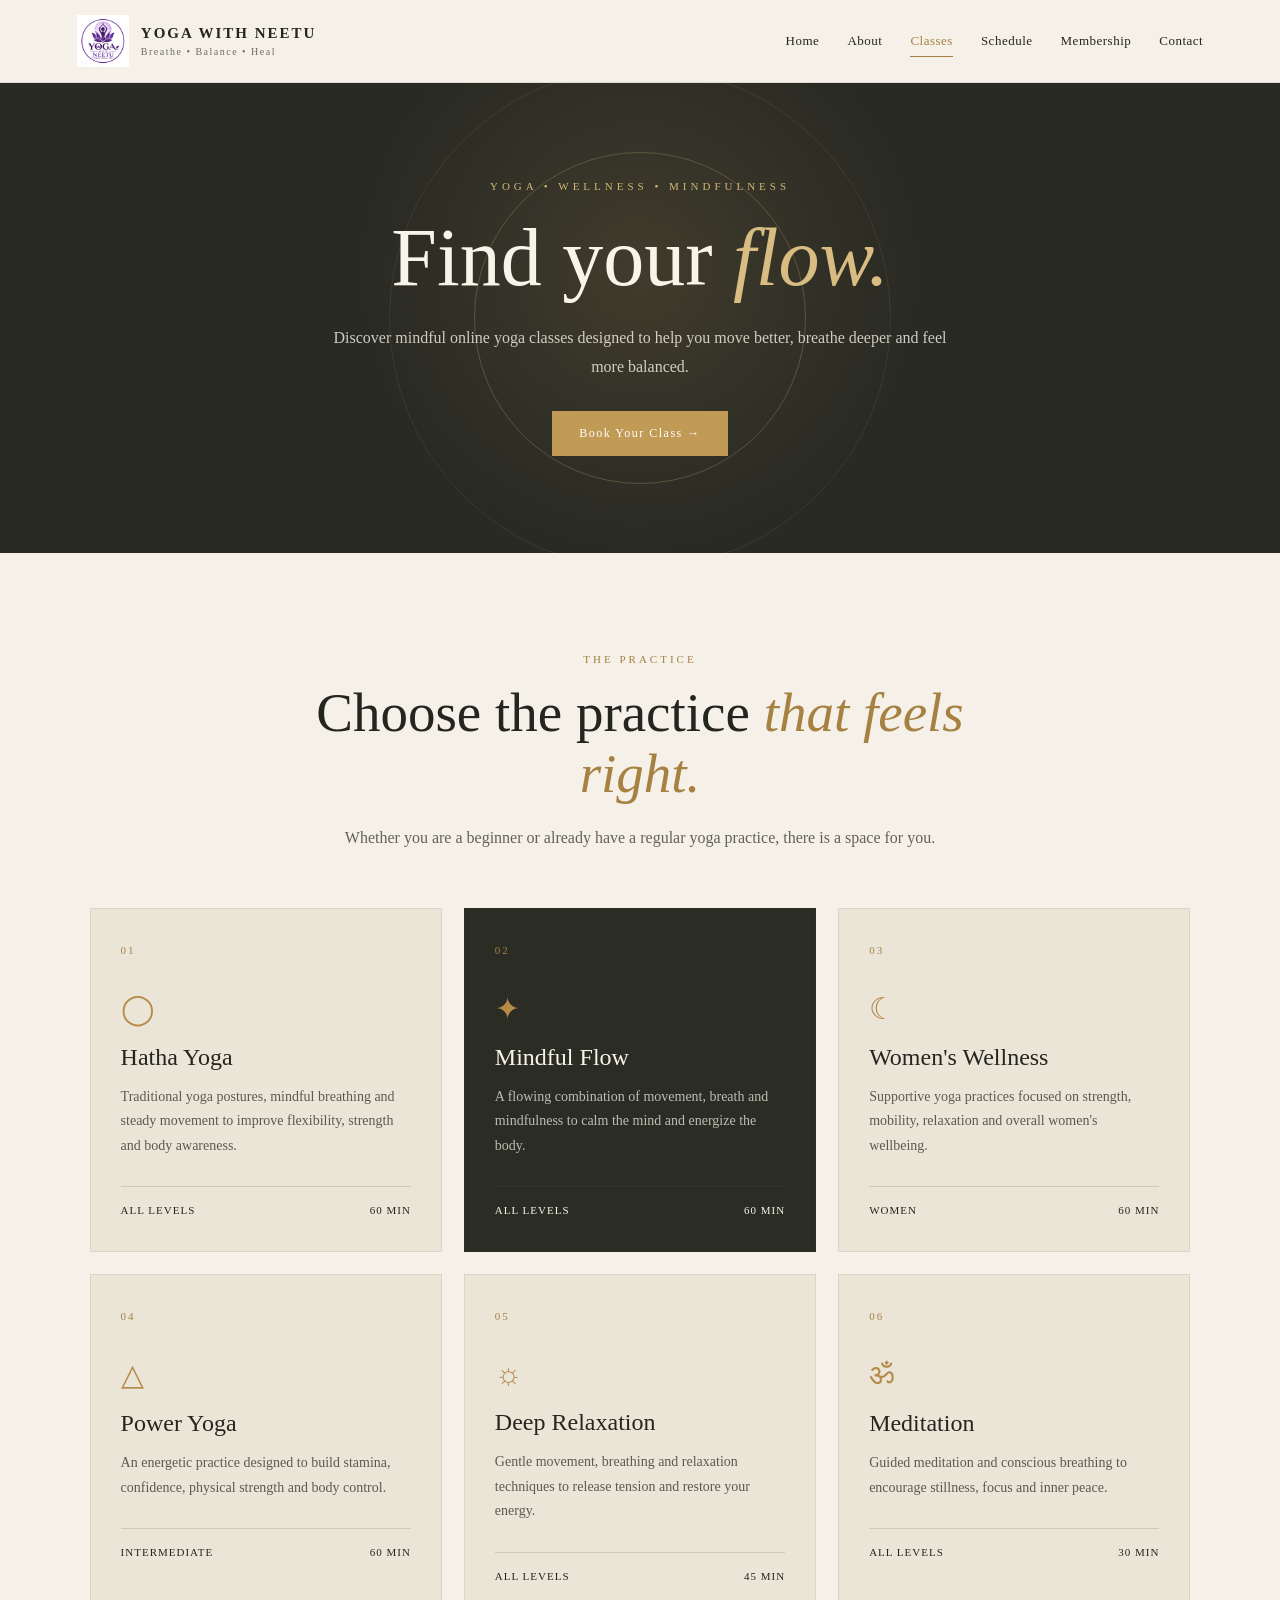
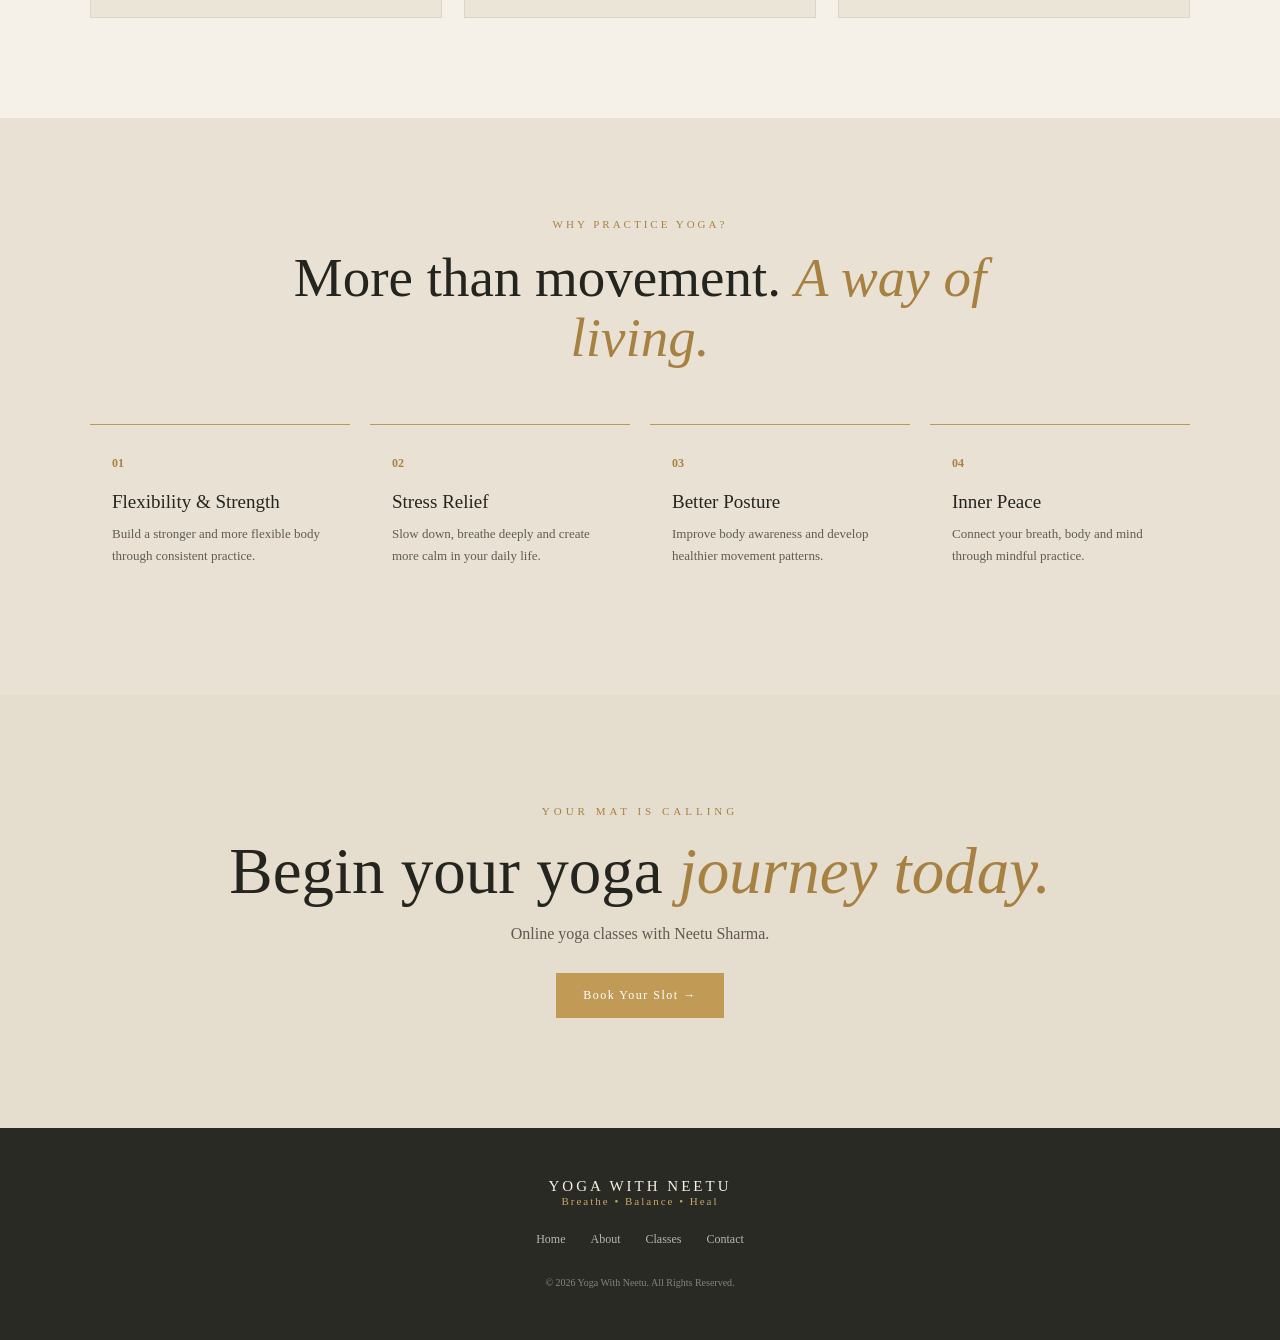
<file: classes.html>
<!DOCTYPE html>
<html lang="en">

<head>

    <meta charset="UTF-8">

    <meta name="viewport"
          content="width=device-width, initial-scale=1.0">

    <title>Yoga Classes | Yoga With Neetu</title>

    <meta name="description"
          content="Explore online yoga classes with Neetu Sharma including Hatha Yoga, Mindful Flow, Power Yoga, Women's Wellness, Relaxation and Meditation.">

    <meta name="robots" content="index, follow">

    <link rel="canonical"
          href="https://yogawithneetu.in/classes.html">

    <meta name="author"
          content="Neetu Sharma">

    <link rel="stylesheet"
          href="style.css">

</head>


<body class="inner-page">


<!-- NAVBAR -->

<header class="inner-navbar">

    <a href="index.html" class="inner-brand">

        <img src="./logoo.png"
             alt="Yoga With Neetu Logo">

        <div>
            <strong>YOGA WITH NEETU</strong>
            <span>Breathe • Balance • Heal</span>
        </div>

    </a>


    <nav>

        <a href="index.html">Home</a>

        <a href="about.html">About</a>

        <a href="classes.html" class="active">
            Classes
        </a>

        <a href="index.html#schedule">
            Schedule
        </a>

        <a href="index.html#pricing">
            Membership
        </a>

        <a href="contact.html">
            Contact
        </a>

    </nav>

</header>


<!-- HERO -->

<section class="inner-hero">

    <div class="inner-hero-content">

        <span class="inner-eyebrow">
            YOGA • WELLNESS • MINDFULNESS
        </span>

        <h1>
            Find your
            <em>flow.</em>
        </h1>

        <p>
            Discover mindful online yoga classes designed
            to help you move better, breathe deeper and
            feel more balanced.
        </p>

        <a href="contact.html"
           class="inner-gold-btn">
            Book Your Class →
        </a>

    </div>

</section>


<!-- CLASSES -->

<section class="classes-page-section">

    <div class="page-heading">

        <span>THE PRACTICE</span>

        <h2>
            Choose the practice
            <em>that feels right.</em>
        </h2>

        <p>
            Whether you are a beginner or already have a
            regular yoga practice, there is a space for you.
        </p>

    </div>


    <div class="classes-page-grid">


        <article class="class-page-card">

            <div class="card-number">01</div>

            <div class="class-icon">◯</div>

            <h3>Hatha Yoga</h3>

            <p>
                Traditional yoga postures, mindful breathing
                and steady movement to improve flexibility,
                strength and body awareness.
            </p>

            <div class="class-info">
                <span>All Levels</span>
                <span>60 Min</span>
            </div>

        </article>


        <article class="class-page-card featured-card">

            <div class="card-number">02</div>

            <div class="class-icon">✦</div>

            <h3>Mindful Flow</h3>

            <p>
                A flowing combination of movement, breath
                and mindfulness to calm the mind and
                energize the body.
            </p>

            <div class="class-info">
                <span>All Levels</span>
                <span>60 Min</span>
            </div>

        </article>


        <article class="class-page-card">

            <div class="card-number">03</div>

            <div class="class-icon">☾</div>

            <h3>Women's Wellness</h3>

            <p>
                Supportive yoga practices focused on
                strength, mobility, relaxation and
                overall women's wellbeing.
            </p>

            <div class="class-info">
                <span>Women</span>
                <span>60 Min</span>
            </div>

        </article>


        <article class="class-page-card">

            <div class="card-number">04</div>

            <div class="class-icon">△</div>

            <h3>Power Yoga</h3>

            <p>
                An energetic practice designed to build
                stamina, confidence, physical strength
                and body control.
            </p>

            <div class="class-info">
                <span>Intermediate</span>
                <span>60 Min</span>
            </div>

        </article>


        <article class="class-page-card">

            <div class="card-number">05</div>

            <div class="class-icon">☼</div>

            <h3>Deep Relaxation</h3>

            <p>
                Gentle movement, breathing and relaxation
                techniques to release tension and restore
                your energy.
            </p>

            <div class="class-info">
                <span>All Levels</span>
                <span>45 Min</span>
            </div>

        </article>


        <article class="class-page-card">

            <div class="card-number">06</div>

            <div class="class-icon">ॐ</div>

            <h3>Meditation</h3>

            <p>
                Guided meditation and conscious breathing
                to encourage stillness, focus and inner peace.
            </p>

            <div class="class-info">
                <span>All Levels</span>
                <span>30 Min</span>
            </div>

        </article>

    </div>

</section>


<!-- BENEFITS -->

<section class="class-benefits">

    <div class="page-heading">

        <span>WHY PRACTICE YOGA?</span>

        <h2>
            More than movement.
            <em>A way of living.</em>
        </h2>

    </div>


    <div class="benefits-grid">

        <div>
            <strong>01</strong>
            <h3>Flexibility & Strength</h3>
            <p>
                Build a stronger and more flexible body
                through consistent practice.
            </p>
        </div>


        <div>
            <strong>02</strong>
            <h3>Stress Relief</h3>
            <p>
                Slow down, breathe deeply and create
                more calm in your daily life.
            </p>
        </div>


        <div>
            <strong>03</strong>
            <h3>Better Posture</h3>
            <p>
                Improve body awareness and develop
                healthier movement patterns.
            </p>
        </div>


        <div>
            <strong>04</strong>
            <h3>Inner Peace</h3>
            <p>
                Connect your breath, body and mind
                through mindful practice.
            </p>
        </div>

    </div>

</section>


<!-- CTA -->

<section class="inner-cta">

    <span>YOUR MAT IS CALLING</span>

    <h2>
        Begin your yoga
        <em>journey today.</em>
    </h2>

    <p>
        Online yoga classes with Neetu Sharma.
    </p>

    <a href="contact.html"
       class="inner-gold-btn">
        Book Your Slot →
    </a>

</section>


<!-- FOOTER -->

<footer class="inner-footer">

    <h3>YOGA WITH NEETU</h3>

    <p>
        Breathe • Balance • Heal
    </p>

    <div>
        <a href="index.html">Home</a>
        <a href="about.html">About</a>
        <a href="classes.html">Classes</a>
        <a href="contact.html">Contact</a>
    </div>

    <small>
        © 2026 Yoga With Neetu. All Rights Reserved.
    </small>

</footer>


</body>
</html>
</file>
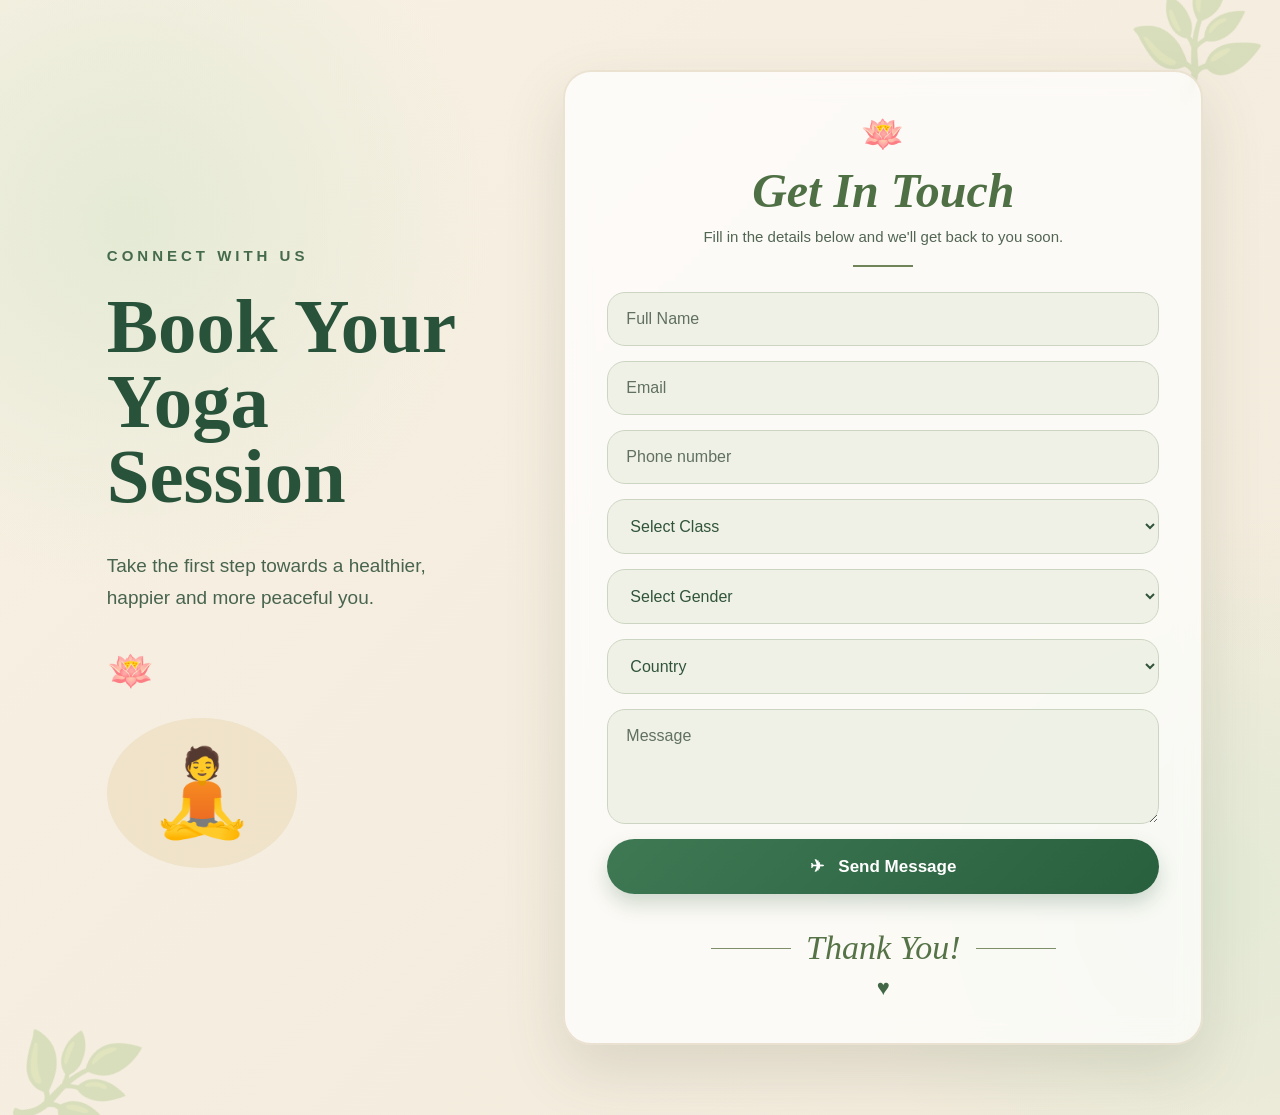
<file: contact.html>
<html>
    <head>
        
    
        <title>Contact Form</title>
        <meta name="viewport" content="width=device-width, initial-scale=1.0">

        <style>

   /* =========================
   BASIC RESET
========================= */

* {
    margin: 0;
    padding: 0;
    box-sizing: border-box;
}

body {
    font-family: Georgia, 'Times New Roman', serif;
    color: #31543b;
}


/* =========================
   CONTACT SECTION
========================= */

.contact-section {

    min-height: 100vh;

    padding: 70px 6%;

    position: relative;

    overflow: hidden;

    background:
        radial-gradient(
            circle at 10% 20%,
            #e4ead5 0%,
            transparent 25%
        ),
        radial-gradient(
            circle at 95% 80%,
            #e3ead6 0%,
            transparent 25%
        ),
        linear-gradient(
            135deg,
            #f8f1e4,
            #f2eadb
        );
}


/* =========================
   MAIN CONTAINER
========================= */

.contact-container {

    max-width: 1250px;

    margin: auto;

    display: grid;

    grid-template-columns: 0.8fr 1.2fr;

    gap: 60px;

    align-items: center;

    position: relative;

    z-index: 2;
}


/* =========================
   LEFT CONTENT
========================= */

.contact-info {
    padding: 30px;
}

.small-title {

    font-family: Arial, sans-serif;

    font-size: 15px;

    font-weight: 600;

    letter-spacing: 4px;

    margin-bottom: 25px;

    color: #456a4d;
}


.contact-info h1 {

    font-size: clamp(55px, 6vw, 82px);

    line-height: 0.98;

    color: #28533a;

    margin-bottom: 35px;
}


.description {

    max-width: 360px;

    font-family: Arial, sans-serif;

    font-size: 19px;

    line-height: 1.7;

    color: #48644e;
}


/* =========================
   LOTUS
========================= */

.lotus {

    margin-top: 35px;

    font-size: 38px;

    text-align: left;
}


.yoga-symbol {

    margin-top: 25px;

    width: 190px;
    height: 150px;

    display: flex;

    justify-content: center;

    align-items: center;

    border-radius: 50%;

    background: rgba(220, 190, 130, 0.25);

    font-size: 85px;
}


/* =========================
   FORM BOX
========================= */

.form-box {

    padding: 42px;

    background: rgba(255, 255, 255, 0.72);

    border: 2px solid rgba(190, 163, 116, 0.28);

    border-radius: 28px;

    box-shadow:
        0 25px 60px rgba(72, 78, 55, 0.15);

    backdrop-filter: blur(12px);
}


/* =========================
   FORM HEADING
========================= */

.form-lotus {

    text-align: center;

    font-size: 35px;

    margin-bottom: 8px;
}


.form-box h2 {

    text-align: center;

    font-size: 48px;

    font-style: italic;

    color: #4f7045;

    margin-bottom: 10px;
}


.form-subtitle {

    text-align: center;

    font-family: Arial, sans-serif;

    color: #526553;

    font-size: 15px;

    margin-bottom: 20px;
}


.line {

    width: 60px;

    height: 2px;

    background: #70845a;

    margin: 0 auto 25px;
}


/* =========================
   INPUTS
========================= */

.form-box input,
.form-box select,
.form-box textarea {

    width: 100%;

    padding: 17px 18px;

    margin-bottom: 15px;

    border: 1px solid #ccd5c2;

    border-radius: 18px;

    background: rgba(235, 239, 227, 0.8);

    color: #31543b;

    font-size: 16px;

    font-family: Arial, sans-serif;

    outline: none;

    transition: 0.3s ease;
}


/* =========================
   PLACEHOLDER
========================= */

.form-box input::placeholder,
.form-box textarea::placeholder {

    color: #617060;
}


/* =========================
   FOCUS EFFECT
========================= */

.form-box input:focus,
.form-box select:focus,
.form-box textarea:focus {

    border-color: #71885d;

    background: #f8faf4;

    box-shadow:
        0 0 0 4px rgba(113, 136, 93, 0.12);

    transform: translateY(-1px);
}


/* =========================
   TEXTAREA
========================= */

.form-box textarea {

    resize: vertical;

    min-height: 115px;
}


/* =========================
   BUTTON
========================= */

.form-box button {

    width: 100%;

    padding: 17px;

    border: none;

    border-radius: 30px;

    background: linear-gradient(
        135deg,
        #3f7954,
        #285f3d
    );

    color: white;

    font-size: 17px;

    font-weight: 600;

    font-family: Arial, sans-serif;

    cursor: pointer;

    transition: 0.3s ease;

    box-shadow:
        0 10px 20px rgba(47, 94, 61, 0.22);
}


.form-box button:hover {

    transform: translateY(-3px);

    box-shadow:
        0 15px 28px rgba(47, 94, 61, 0.30);

    background: linear-gradient(
        135deg,
        #2e6844,
        #204e32
    );
}


/* =========================
   THANK YOU
========================= */

.thank-you {

    margin-top: 35px;

    display: flex;

    align-items: center;

    justify-content: center;

    gap: 15px;

    color: #557347;

    font-size: 34px;

    font-style: italic;
}


.thank-you span {

    width: 80px;

    height: 1px;

    background: #7d8e69;
}


.heart {

    text-align: center;

    margin-top: 8px;

    font-size: 22px;

    color: #426746;
}


/* =========================
   DECORATIVE LEAVES
========================= */

.leaf {

    position: absolute;

    font-size: 100px;

    opacity: 0.18;

    z-index: 1;
}


.leaf-top {

    top: -20px;

    right: 20px;

    transform: rotate(-25deg);
}


.leaf-bottom {

    bottom: -25px;

    left: 10px;

    transform: rotate(20deg);
}


/* =========================
   TABLET
========================= */

@media (max-width: 900px) {

    .contact-container {

        grid-template-columns: 1fr;

        gap: 30px;

        max-width: 650px;
    }

    .contact-info {

        text-align: center;

        padding: 10px;
    }

    .contact-info h1 {

        font-size: 58px;
    }

    .description {

        margin: auto;
    }

    .lotus {

        text-align: center;
    }

    .yoga-symbol {

        margin: 20px auto;
    }
}


/* =========================
   MOBILE
========================= */

@media (max-width: 600px) {

    .contact-section {

        padding: 40px 14px;
    }


    .contact-container {

        width: 100%;

        gap: 25px;
    }


    .contact-info {

        padding: 10px 5px;
    }


    .small-title {

        font-size: 12px;

        letter-spacing: 2.5px;

        margin-bottom: 15px;
    }


    .contact-info h1 {

        font-size: 47px;

        line-height: 1.02;

        margin-bottom: 20px;
    }


    .description {

        font-size: 16px;

        line-height: 1.6;
    }


    .lotus {

        font-size: 30px;

        margin-top: 20px;
    }


    .yoga-symbol {

        width: 130px;

        height: 100px;

        font-size: 60px;
    }


    /* FORM */

    .form-box {

        padding: 28px 18px;

        border-radius: 23px;
    }


    .form-lotus {

        font-size: 28px;
    }


    .form-box h2 {

        font-size: 35px;
    }


    .form-subtitle {

        font-size: 13px;

        line-height: 1.5;

        padding: 0 10px;
    }


    .form-box input,
    .form-box select,
    .form-box textarea {

        padding: 15px;

        font-size: 14px;

        border-radius: 15px;

        margin-bottom: 13px;
    }


    .form-box button {

        padding: 15px;

        font-size: 15px;
    }


    .thank-you {

        font-size: 27px;

        gap: 8px;
    }


    .thank-you span {

        width: 40px;
    }


    .leaf {

        font-size: 65px;
    }
}


/* =========================
   VERY SMALL MOBILE
========================= */

@media (max-width: 380px) {

    .contact-info h1 {

        font-size: 40px;
    }


    .form-box {

        padding: 24px 14px;
    }


    .form-box h2 {

        font-size: 31px;
    }
}
</style>




<!DOCTYPE html>
<html lang="en">
<head>
    <meta charset="UTF-8">
    <meta name="viewport" content="width=device-width, initial-scale=1.0">

    <title>Contact | Yoga With Neetu</title>
    
</head>

<body>

<section class="contact-section">

    <!-- Decorative leaves -->
    <div class="leaf leaf-top">🌿</div>
    <div class="leaf leaf-bottom">🌿</div>

    <div class="contact-container">

        <!-- LEFT SIDE -->
        <div class="contact-info">

            <p class="small-title">CONNECT WITH US</p>

            <h1>
                Book Your<br>
                Yoga<br>
                Session
            </h1>

            <p class="description">
                Take the first step towards a healthier,
                happier and more peaceful you.
            </p>

            <div class="lotus">🪷</div>

            <div class="yoga-symbol">
                🧘
            </div>

        </div>


        <!-- RIGHT SIDE FORM -->
        <div class="form-box">

            <div class="form-lotus">🪷</div>

            <h2>Get In Touch</h2>

            <p class="form-subtitle">
                Fill in the details below and we'll get back to you soon.
            </p>

            <div class="line"></div>


            <form
                action="https://formspree.io/f/mdawlzel"
                method="POST"
            >

                <!-- Name -->
                <input
                    type="text"
                    name="Name"
                    placeholder="Full Name"
                    required
                >


                <!-- Email -->
                <input
                    type="email"
                    name="Email"
                    placeholder="Email"
                    required
                >


                <!-- Phone -->
                <input
                    type="tel"
                    name="Phone Number"
                    placeholder="Phone number"
                    required
                    pattern="[0-9]{10}"
                    title="please enter a valid 10-digit phone number"    
                                >


                <!-- Class -->
                <select name="Class" required>

                    <option value="" disabled selected>
                        Select Class
                    </option>

                    <option value="Group Class">
                        Group Class
                    </option>

                    <option value="Personal Class">
                        Personal Class
                    </option>

                </select>


                <!-- Gender -->
                <select name="Gender" required>

                    <option value="" disabled selected>
                        Select Gender
                    </option>

                    <option value="Male">
                        Male
                    </option>

                    <option value="Female">
                        Female
                    </option>

                    <option value="Other">
                        Other
                    </option>

                </select>


                <!-- Country -->
                <select name="Country" required>

                    <option value="" disabled selected>
                        Country
                    </option>

                    <option value="India">
                        India
                    </option>

                    <option value="Other">
                        Other
                    </option>

                </select>


                <!-- Message -->
                <textarea
                    name="Message"
                    placeholder="Message"
                    rows="4"
                ></textarea>


                <!-- Button -->
                <button type="submit">
                    ✈ &nbsp; Send Message
                </button>

            </form>


            <div class="thank-you">
                <span></span>
                Thank You!
                <span></span>
            </div>

            <div class="heart">♥</div>

        </div>

    </div>

</section>

</body>
</html>
</file>
<file: style.css>
/* =====================================================
   YOGA WITH NEETU
===================================================== */


/* =====================================================
   VARIABLES
===================================================== */

:root {

    --green: #354b24;

    --deep-green: #1d2915;

    --dark: #121710;

    --olive: #667746;

    --gold: #c99b47;

    --gold-light: #e4c77e;

    --cream: #f8f4e9;

    --cream-2: #f0eadb;

    --white: #ffffff;

    --text: #293022;

    --muted: #73776d;

    --border: rgba(53, 75, 36, .14);

    --shadow:
        0 25px 70px rgba(29, 41, 21, .10);

    --transition:
        all .35s cubic-bezier(.2,.8,.2,1);

}


/* =====================================================
   RESET
===================================================== */

* {

    margin: 0;

    padding: 0;

    box-sizing: border-box;

}


html {

    scroll-behavior: smooth;

}


body {

    background: var(--cream);

    color: var(--text);

    font-family:
        Georgia,
        "Times New Roman",
        serif;

    overflow-x: hidden;

}


body,
button,
a,
input {

    -webkit-font-smoothing: antialiased;

}


button {

    font-family: Arial, sans-serif;

    cursor: pointer;

}


a {

    text-decoration: none;

    color: inherit;

}


img {

    max-width: 100%;

    display: block;

}


/* =====================================================
   PAGE LOADER
===================================================== */

.page-loader {

    position: fixed;

    inset: 0;

    background: var(--deep-green);

    z-index: 9999;

    display: flex;

    align-items: center;

    justify-content: center;

    transition:
        opacity .8s ease,
        visibility .8s ease;

}


.page-loader.loaded {

    opacity: 0;

    visibility: hidden;

}


.loader-logo {

    width: 120px;

    animation:
        loaderPulse 1.5s ease-in-out infinite;

}


.loader-logo img {

    width: 100%;

}

img{
    transition: transform 0.3s ease-in-out;

}

img:hover{
    transform: scale(1.03);
}

.gallery img{
    transition: transform 0.3s ease-in-out;
}

.gallery img:hover{
    transform: sacale(1.08);
}


@keyframes loaderPulse {

    0%,
    100% {

        transform: scale(.95);

        opacity: .65;

    }

    50% {

        transform: scale(1);

        opacity: 1;

    }

}


/* =====================================================
   NAVIGATION
===================================================== */

.navbar {

    position: fixed;

    top: 0;

    left: 0;

    width: 100%;

    height: 88px;

    padding:
        0 6%;

    display: flex;

    align-items: center;

    justify-content: space-between;

    z-index: 2000;

    transition: var(--transition);

    background:
        rgba(248,244,233,.75);

    backdrop-filter:
        blur(15px);

    border-bottom:
        1px solid transparent;

}


.navbar.scrolled {

    height: 76px;

    background:
        rgba(248,244,233,.96);

    border-color: var(--border);

    box-shadow:
        0 10px 35px rgba(30,40,20,.05);

}


.brand {

    display: flex;

    align-items: center;

    gap: 12px;

}


.brand img {

    width: 57px;

    height: 57px;

    object-fit: contain;

}


.brand-text {

    display: flex;

    flex-direction: column;

    gap: 2px;

}


.brand-text strong {

    font-family: Arial, sans-serif;

    color: var(--green);

    font-size: 13px;

    letter-spacing: 2px;

}


.brand-text span {

    color: var(--gold);

    font-family: Arial, sans-serif;

    font-size: 8px;

    letter-spacing: 2px;

}


.desktop-nav {

    display: flex;

    gap: 30px;

    align-items: center;

}


.desktop-nav a {

    font-family: Arial, sans-serif;

    font-size: 12px;

    color: var(--green);

    font-weight: 600;

    position: relative;

}


.desktop-nav a::after {

    content: "";

    position: absolute;

    bottom: -8px;

    left: 0;

    width: 0;

    height: 1px;

    background: var(--gold);

    transition: .3s;

}


.desktop-nav a:hover::after {

    width: 100%;

}


.nav-book {

    padding:
        12px 20px;

    border-radius: 30px;

    background: var(--green);

    color: white;

    font-family: Arial, sans-serif;

    font-size: 11px;

    font-weight: bold;

    transition: var(--transition);

}


.nav-book:hover {

    background: var(--gold);

    transform: translateY(-2px);

}


/* =====================================================
   HAMBURGER
===================================================== */

.hamburger {

    display: none;

    width: 42px;

    height: 42px;

    border: 1px solid var(--border);

    background: transparent;

    border-radius: 50%;

    align-items: center;

    justify-content: center;

    flex-direction: column;

    gap: 5px;

}


.hamburger span {

    width: 17px;

    height: 1.5px;

    background: var(--green);

    transition: .3s;

}


.hamburger.active span:nth-child(1) {

    transform:
        translateY(6.5px)
        rotate(45deg);

}


.hamburger.active span:nth-child(2) {

    opacity: 0;

}


.hamburger.active span:nth-child(3) {

    transform:
        translateY(-6.5px)
        rotate(-45deg);

}


/* =====================================================
   MOBILE MENU
===================================================== */

.mobile-menu {

    position: fixed;

    inset: 0;

    z-index: 1500;

    background: var(--deep-green);

    transform: translateX(100%);

    transition:
        transform .5s
        cubic-bezier(.7,0,.2,1);

}


.mobile-menu.active {

    transform: translateX(0);

}


.mobile-menu-inner {

    height: 100%;

    display: flex;

    flex-direction: column;

    justify-content: center;

    align-items: center;

    gap: 25px;

}


.mobile-menu-inner a {

    color: white;

    font-size: 30px;

}


.mobile-book {

    margin-top: 15px;

    border: none;

    background: var(--gold);

    color: white;

    padding:
        14px 28px;

    border-radius: 30px;

    font-weight: bold;

}


/* =====================================================
   HERO
===================================================== */

.hero {

    min-height: 100vh;

    padding:
        150px 7% 90px;

    display: grid;

    grid-template-columns:
        1fr .85fr;

    align-items: center;

    gap: 60px;

    position: relative;

    overflow: hidden;

}


.hero-background-circle {

    position: absolute;

    width: 700px;

    height: 700px;

    border-radius: 50%;

    background:
        radial-gradient(
            circle,
            rgba(201,155,71,.13),
            transparent 68%
        );

    top: -250px;

    left: -200px;

}


.hero-content {

    max-width: 700px;

    position: relative;

    z-index: 2;

}


.eyebrow {

    color: var(--gold);

    font-family: Arial, sans-serif;

    font-size: 10px;

    font-weight: bold;

    letter-spacing: 3px;

    display: flex;

    align-items: center;

    gap: 12px;

    margin-bottom: 28px;

}


.eyebrow span {

    display: block;

    width: 32px;

    height: 1px;

    background: var(--gold);

}


.hero h1 {

    color: var(--deep-green);

    font-size:
        clamp(60px, 7.3vw, 105px);

    line-height: .94;

    letter-spacing: -5px;

    font-weight: 500;

}


.hero h1 em {

    color: var(--gold);

    font-weight: 400;

}


.hero-description {

    max-width: 530px;

    margin:
        32px 0;

    color: var(--muted);

    font-family: Arial, sans-serif;

    font-size: 15px;

    line-height: 1.85;

}


.hero-buttons {

    display: flex;

    gap: 12px;

    flex-wrap: wrap;

}


.gold-button {

    border: none;

    background: var(--green);

    color: white;

    padding:
        15px 22px;

    border-radius: 30px;

    font-size: 12px;

    font-weight: bold;

    display: inline-flex;

    gap: 20px;

    align-items: center;

    transition: var(--transition);

}


.gold-button span {

    font-size: 17px;

}


.gold-button:hover {

    background: var(--gold);

    transform: translateY(-3px);

    box-shadow:
        0 12px 30px rgba(53,75,36,.2);

}


.outline-button {

    border:
        1px solid var(--green);

    color: var(--green);

    background: transparent;

    padding:
        14px 22px;

    border-radius: 30px;

    font-family: Arial, sans-serif;

    font-size: 12px;

    font-weight: bold;

    transition: var(--transition);

}


.outline-button:hover {

    background: var(--green);

    color: white;

}


.hero-trust {

    display: flex;

    gap: 35px;

    margin-top: 55px;

}


.hero-trust div {

    display: flex;

    gap: 10px;

    align-items: center;

}


.hero-trust strong {

    color: var(--gold);

    font-size: 20px;

    font-weight: 400;

}


.hero-trust span {

    color: var(--muted);

    font-family: Arial, sans-serif;

    font-size: 9px;

    line-height: 1.4;

    text-transform: uppercase;

    letter-spacing: 1px;

}


/* =====================================================
   HERO VISUAL
===================================================== */

.hero-visual {

    position: relative;

    display: flex;

    justify-content: center;

    align-items: center;

}


.hero-instructor {

    width:
        min(470px, 100%);

    height: 640px;

    object-fit: cover;

    object-position: center top;

    border-radius:
        240px 240px 12px 12px;

    position: relative;

    z-index: 3;

    box-shadow:
        0 35px 70px
        rgba(29,41,21,.18);

}


.image-ring {

    position: absolute;

    width: 500px;

    height: 680px;

    border:
        1px solid var(--gold);

    border-radius:
        250px 250px 20px 20px;

    transform:
        rotate(4deg);

    z-index: 1;

}


.image-glow {

    position: absolute;

    width: 450px;

    height: 450px;

    border-radius: 50%;

    background:
        radial-gradient(
            circle,
            rgba(201,155,71,.25),
            transparent 70%
        );

    z-index: 0;

}


.floating-card {

    position: absolute;

    z-index: 5;

    left: -5px;

    bottom: 50px;

    background:
        rgba(255,255,255,.93);

    backdrop-filter: blur(10px);

    padding:
        15px 18px;

    display: flex;

    gap: 12px;

    align-items: center;

    box-shadow: var(--shadow);

    animation:
        floating 4s ease-in-out infinite;

}


.floating-icon {

    width: 37px;

    height: 37px;

    border-radius: 50%;

    background: var(--gold);

    color: white;

    display: grid;

    place-items: center;

}


.floating-card strong {

    display: block;

    color: var(--green);

    font-size: 14px;

}


.floating-card small {

    color: var(--muted);

    font-family: Arial, sans-serif;

    font-size: 9px;

}


@keyframes floating {

    0%,
    100% {

        transform: translateY(0);

    }

    50% {

        transform: translateY(-10px);

    }

}


.vertical-text {

    position: absolute;

    right: -35px;

    top: 50%;

    transform:
        rotate(90deg)
        translateX(50%);

    font-family: Arial, sans-serif;

    font-size: 8px;

    letter-spacing: 4px;

    color: var(--gold);

}


/* =====================================================
   MARQUEE
===================================================== */

.marquee {

    overflow: hidden;

    background: var(--green);

    color: white;

    padding: 18px 0;

}


.marquee-track {

    display: flex;

    width: max-content;

    align-items: center;

    gap: 30px;

    animation:
        marquee 25s linear infinite;

}


.marquee-track span {

    font-size: 14px;

    letter-spacing: 5px;

}


.marquee-track i {

    color: var(--gold);

    font-style: normal;

}


@keyframes marquee {

    from {

        transform: translateX(0);

    }

    to {

        transform: translateX(-50%);

    }

}


/* =====================================================
   COMMON SECTION
===================================================== */

.section-padding {

    padding:
        120px 7%;

}


.section-label {

    color: var(--gold);

    font-family: Arial, sans-serif;

    font-size: 9px;

    font-weight: bold;

    letter-spacing: 3px;

    display: flex;

    justify-content: center;

    align-items: center;

    gap: 12px;

    margin-bottom: 22px;

}


.section-label span {

    width: 35px;

    height: 1px;

    background: var(--gold);

}


.section-label.left {

    justify-content: flex-start;

}


/* =====================================================
   PHILOSOPHY
===================================================== */

.philosophy {

    background: var(--cream);

}


.philosophy-grid {

    display: grid;

    grid-template-columns:
        1fr 1fr;

    gap: 100px;

    align-items: end;

}


.philosophy h2 {

    color: var(--deep-green);

    font-size:
        clamp(45px, 5vw, 72px);

    line-height: 1.05;

    font-weight: 400;

    letter-spacing: -2px;

}


.philosophy h2 em {

    color: var(--gold);

}


.philosophy-text {

    max-width: 510px;

}


.large-text {

    color: var(--green);

    font-size: 23px;

    line-height: 1.45;

    margin-bottom: 20px;

}


.philosophy-text p:not(.large-text) {

    font-family: Arial, sans-serif;

    font-size: 14px;

    color: var(--muted);

    line-height: 1.8;

}


.text-link {

    display: inline-flex;

    gap: 15px;

    color: var(--green);

    font-family: Arial, sans-serif;

    font-weight: bold;

    font-size: 11px;

    margin-top: 25px;

    border-bottom:
        1px solid var(--gold);

    padding-bottom: 5px;

}


/* =====================================================
   INSTRUCTOR
===================================================== */

.instructor-section {

    background: var(--cream-2);

    display: grid;

    grid-template-columns:
        .85fr 1fr;

    gap: 100px;

    align-items: center;

}


.instructor-image {

    position: relative;

    max-width: 480px;

}


.instructor-image img {

    width: 100%;

    height: 610px;

    object-fit: cover;

    object-position: center top;

    position: relative;

    z-index: 2;

}


.insta-card img{
    transition: transform 0.3s ease-in-out;

}

img:hover{
    transform: scale(1.03);
}

.gallery img{
    transition: transform 0.3s ease-in-out;
}

.gallery img:hover{
    transform: sacale(1.08);
}


.image-decoration {

    position: absolute;

    width: 100%;

    height: 100%;

    border:
        1px solid var(--gold);

    top: 18px;

    left: 18px;

    z-index: 1;

}


.experience-badge {

    position: absolute;

    z-index: 3;

    bottom: 25px;

    right: -35px;

    width: 110px;

    height: 110px;

    border-radius: 50%;

    background: var(--green);

    color: white;

    display: flex;

    flex-direction: column;

    justify-content: center;

    align-items: center;

    text-align: center;

    box-shadow: var(--shadow);

}


.experience-badge strong {

    font-size: 14px;

    color: var(--gold-light);

}


.experience-badge span {

    font-family: Arial, sans-serif;

    font-size: 7px;

    letter-spacing: 2px;

}


.instructor-content h2 {

    font-size:
        clamp(42px, 5vw, 65px);

    line-height: 1.05;

    color: var(--deep-green);

    font-weight: 400;

    margin-bottom: 28px;

}


.instructor-content h2 em {

    color: var(--gold);

}


.instructor-content p {

    max-width: 570px;

    color: var(--muted);

    font-family: Arial, sans-serif;

    font-size: 14px;

    line-height: 1.8;

    margin-bottom: 14px;

}


.signature {

    color: var(--gold);

    font-size: 35px;

    font-style: italic;

    margin:
        25px 0;

}


.outline-button.dark {

    display: inline-flex;

    gap: 18px;

    align-items: center;

}


/* =====================================================
   CLASSES
===================================================== */

.classes-section {

    background: white;

}


.section-header-row {

    display: flex;

    justify-content: space-between;

    align-items: end;

    gap: 50px;

    margin-bottom: 55px;

}


.section-header-row h2 {

    color: var(--deep-green);

    font-size:
        clamp(45px, 5vw, 68px);

    line-height: 1;

    font-weight: 400;

}


.section-header-row h2 em {

    color: var(--gold);

}


.section-header-row > p {

    max-width: 390px;

    font-family: Arial, sans-serif;

    font-size: 13px;

    color: var(--muted);

    line-height: 1.8;

}


.class-grid {

    display: grid;

    grid-template-columns:
        repeat(3, 1fr);

    gap: 1px;

    background: var(--border);

    border: 1px solid var(--border);

}


.class-card {

    background: white;

    padding: 35px;

    min-height: 330px;

    transition: var(--transition);

    position: relative;

}


.class-card:hover {

    background: var(--green);

    color: white;

    transform: translateY(-7px);

    z-index: 2;

    box-shadow: var(--shadow);

}


.class-card.featured {

    background: var(--green);

    color: white;

}


.class-top {

    display: flex;

    justify-content: space-between;

    color: var(--gold);

    font-family: Arial, sans-serif;

    font-size: 11px;

}


.class-symbol {

    font-size: 25px;

}


.class-card h3 {

    font-size: 28px;

    font-weight: 400;

    margin-top: 65px;

    margin-bottom: 13px;

}


.class-card p {

    font-family: Arial, sans-serif;

    color: var(--muted);

    font-size: 12px;

    line-height: 1.8;

}


.class-card:hover p,
.class-card.featured p {

    color: rgba(255,255,255,.68);

}


.class-bottom {

    position: absolute;

    bottom: 28px;

    left: 35px;

    right: 35px;

    display: flex;

    justify-content: space-between;

    border-top:
        1px solid var(--border);

    padding-top: 13px;

    font-family: Arial, sans-serif;

    font-size: 9px;

    text-transform: uppercase;

    letter-spacing: 1px;

    color: var(--olive);

}


.class-card:hover .class-bottom,
.class-card.featured .class-bottom {

    border-color:
        rgba(255,255,255,.18);

    color: var(--gold-light);

}


/* =====================================================
   SCHEDULE
===================================================== */

.schedule-section {

    background: var(--cream-2);

}


.schedule-heading {

    max-width: 700px;

    margin-bottom: 55px;

}


.schedule-heading h2 {

    font-size:
        clamp(45px, 5vw, 68px);

    color: var(--deep-green);

    font-weight: 400;

    line-height: 1;

}


.schedule-heading h2 em {

    color: var(--gold);

}


.schedule-heading p {

    color: var(--muted);

    font-family: Arial, sans-serif;

    margin-top: 18px;

}


.schedule-table {

    background: white;

    border:
        1px solid var(--border);

}


.schedule-header,
.schedule-row {

    display: grid;

    grid-template-columns:
        1.1fr
        1fr
        1.5fr
        1fr
        .5fr;

    align-items: center;

    padding:
        20px 25px;

    gap: 20px;

}


.schedule-header {

    background: var(--green);

    color: white;

    font-family: Arial, sans-serif;

    font-size: 9px;

    text-transform: uppercase;

    letter-spacing: 1px;

}


.schedule-row {

    border-bottom:
        1px solid var(--border);

    font-family: Arial, sans-serif;

    font-size: 12px;

    color: var(--muted);

    transition: .25s;

}


.schedule-row:last-child {

    border-bottom: none;

}


.schedule-row:hover {

    background: #faf8f0;

}


.schedule-row strong {

    color: var(--green);

    font-family: Georgia, serif;

    font-size: 15px;

}


.schedule-row button {

    border:
        1px solid var(--green);

    background: transparent;

    color: var(--green);

    border-radius: 20px;

    padding: 7px 13px;

    font-size: 9px;

    font-weight: bold;

    transition: .25s;

}


.schedule-row button:hover {

    background: var(--green);

    color: white;

}


/* =====================================================
   PRICING
===================================================== */

.pricing-section {

    background: var(--deep-green);

    color: white;

}


.pricing-heading {

    text-align: center;

    max-width: 700px;

    margin:
        0 auto 60px;

}


.pricing-heading h2 {

    font-size:
        clamp(45px, 5vw, 68px);

    font-weight: 400;

    line-height: 1;

}


.pricing-heading h2 em {

    color: var(--gold-light);

}


.pricing-heading p {

    color:
        rgba(255,255,255,.6);

    font-family: Arial, sans-serif;

    font-size: 13px;

    margin-top: 18px;

}


.pricing-grid {

    max-width: 1150px;

    margin: auto;

    display: grid;

    grid-template-columns:
        repeat(3, 1fr);

    gap: 18px;

}


.price-card {

    background: white;

    color: var(--text);

    padding: 35px;

    position: relative;

    transition: var(--transition);

}


.price-card:hover {

    transform: translateY(-8px);

}


.price-card.popular {

    background: #f5efdf;

    transform: translateY(-12px);

}


.price-card.popular:hover {

    transform:
        translateY(-20px);

}


.popular-tag {

    position: absolute;

    top: 0;

    right: 0;

    background: var(--gold);

    color: white;

    font-family: Arial, sans-serif;

    font-size: 8px;

    letter-spacing: 1px;

    padding: 8px 13px;

}


.price-top span {

    color: var(--gold);

    font-family: Arial, sans-serif;

    font-size: 8px;

    font-weight: bold;

    letter-spacing: 2px;

}


.price-top h3 {

    font-size: 30px;

    font-weight: 400;

    color: var(--green);

    margin:
        8px 0;

}


.price-top p {

    color: var(--muted);

    font-family: Arial, sans-serif;

    font-size: 11px;

}


.price {

    color: var(--deep-green);

    font-size: 54px;

    margin:
        30px 0;

}


.price small {

    font-size: 20px;

    color: var(--gold);

}


.price span {

    font-family: Arial, sans-serif;

    color: var(--muted);

    font-size: 10px;

}


.price-card ul {

    list-style: none;

    border-top:
        1px solid var(--border);

    padding-top: 20px;

    margin-bottom: 30px;

}


.price-card li {

    font-family: Arial, sans-serif;

    font-size: 11px;

    color: var(--muted);

    margin-bottom: 12px;

}


.price-button {

    width: 100%;

    border:
        1px solid var(--green);

    background: transparent;

    color: var(--green);

    padding: 13px;

    border-radius: 30px;

    font-family: Arial, sans-serif;

    font-size: 10px;

    font-weight: bold;

    transition: .25s;

}


.price-button:hover,
.price-button.gold {

    background: var(--green);

    color: white;

}


.price-button.gold:hover {

    background: var(--gold);

}


/* =====================================================
   QUOTE
===================================================== */

.quote-section {

    background: var(--gold);

    color: white;

    padding:
        120px 7%;

    text-align: center;

    position: relative;

    overflow: hidden;

}


.quote-symbol {

    font-size: 150px;

    line-height: .5;

    opacity: .15;

}


.quote-section blockquote {

    max-width: 850px;

    margin: 30px auto;

    font-size:
        clamp(35px, 5vw, 65px);

    line-height: 1.1;

    font-weight: 400;

}


.quote-section blockquote em {

    color: var(--deep-green);

}


.quote-line {

    width: 50px;

    height: 1px;

    background: white;

    display: block;

    margin: 25px auto;

}


.quote-section small {

    font-family: Arial, sans-serif;

    letter-spacing: 2px;

    font-size: 8px;

}


/* =====================================================
   INSTAGRAM
===================================================== */

.instagram-section {

    background: var(--cream);

}


.instagram-header {

    display: flex;

    justify-content: space-between;

    align-items: end;

    margin-bottom: 45px;

}


.instagram-header h2 {

    font-size:
        clamp(42px, 5vw, 62px);

    color: var(--deep-green);

    font-weight: 400;

    line-height: 1;

}


.instagram-header h2 em {

    color: var(--gold);

}


.instagram-link {

    color: var(--green);

    font-family: Arial, sans-serif;

    font-size: 11px;

    border-bottom:
        1px solid var(--gold);

    padding-bottom: 6px;

}


.instagram-link span {

    margin-left: 10px;

}


.instagram-grid {

    display: grid;

    grid-template-columns:
        1.4fr
        1fr
        1fr;

    grid-template-rows:
        260px 260px;

    gap: 12px;

}


.insta-card {

    overflow: hidden;

    position: relative;

}


.insta-card.tall {

    grid-row:
        span 2;

}


.insta-card img {

    width: 100%;

    height: 100%;

    object-fit: cover;

    object-position: center top;

    transition:
        transform .7s ease;

}


.insta-card:hover img {

    transform: scale(1.06);

}


.insta-overlay {

    position: absolute;

    inset: 0;

    background:
        linear-gradient(
            transparent,
            rgba(20,30,15,.75)
        );

    display: flex;

    align-items: flex-end;

    justify-content: space-between;

    padding: 25px;

    color: white;

}


.insta-overlay p {

    font-size: 16px;

    font-style: italic;

}


.insta-placeholder {

    width: 100%;

    height: 100%;

    background: var(--cream-2);

    display: flex;

    flex-direction: column;

    justify-content: center;

    align-items: center;

    transition: .4s;

}


.insta-placeholder:hover {

    transform: scale(1.03);

}


.insta-placeholder span {

    font-size: 50px;

    color: var(--green);

}


.insta-placeholder p {

    margin-top: 10px;

    color: var(--green);

    font-size: 17px;

    font-style: italic;

}


.gold-bg {

    background: #dfc88e;

}


.green-bg {

    background: var(--green);

}


.green-bg span,
.green-bg p {

    color: white;

}


/* =====================================================
   TESTIMONIALS
===================================================== */

.testimonials {

    background: white;

    text-align: center;

}


.testimonial-title {

    color: var(--deep-green);

    font-size:
        clamp(42px, 5vw, 65px);

    font-weight: 400;

    line-height: 1;

    margin-bottom: 55px;

}


.testimonial-title em {

    color: var(--gold);

}


.testimonial-grid {

    display: grid;

    grid-template-columns:
        repeat(3, 1fr);

    gap: 18px;

    text-align: left;

}


.testimonial {

    padding: 35px;

    border:
        1px solid var(--border);

    min-height: 270px;

    transition: .3s;

}


.testimonial:hover {

    transform: translateY(-6px);

    box-shadow: var(--shadow);

}


.featured-testimonial {

    background: var(--green);

    color: white;

}


.stars {

    color: var(--gold);

    letter-spacing: 3px;

    font-size: 11px;

    margin-bottom: 25px;

}


.testimonial p {

    color: var(--muted);

    font-size: 17px;

    font-style: italic;

    line-height: 1.6;

}


.featured-testimonial p {

    color:
        rgba(255,255,255,.72);

}


.testimonial strong {

    display: block;

    margin-top: 25px;

    font-family: Arial, sans-serif;

    font-size: 10px;

    color: var(--green);

}


.featured-testimonial strong {

    color: var(--gold-light);

}


/* =====================================================
   FINAL CTA
===================================================== */

.final-cta {

    min-height: 650px;

    background: var(--deep-green);

    color: white;

    display: flex;

    align-items: center;

    justify-content: center;

    text-align: center;

    position: relative;

    overflow: hidden;

}


.final-cta::before {

    content: "";

    position: absolute;

    width: 500px;

    height: 500px;

    border:
        1px solid rgba(201,155,71,.25);

    border-radius: 50%;

    left: 50%;

    top: 50%;

    transform:
        translate(-50%,-50%);

}


.final-cta::after {

    content: "";

    position: absolute;

    width: 650px;

    height: 650px;

    border:
        1px solid rgba(201,155,71,.12);

    border-radius: 50%;

    left: 50%;

    top: 50%;

    transform:
        translate(-50%,-50%);

}


.cta-content {

    position: relative;

    z-index: 2;

    max-width: 700px;

}


.final-cta h2 {

    font-size:
        clamp(55px, 7vw, 90px);

    line-height: .95;

    font-weight: 400;

}


.final-cta h2 em {

    color: var(--gold-light);

}


.final-cta p {

    max-width: 470px;

    margin:
        28px auto;

    color:
        rgba(255,255,255,.65);

    font-family: Arial, sans-serif;

    font-size: 13px;

    line-height: 1.8;

}


.gold-button.large {

    background: var(--gold);

    padding:
        17px 27px;

}


.gold-button.large:hover {

    background: white;

    color: var(--green);

}


.whatsapp-note {

    margin-top: 20px;

    font-family: Arial, sans-serif;

    font-size: 9px;

    color:
        rgba(255,255,255,.5);

}


.whatsapp-dot {

    width: 6px;

    height: 6px;

    background: #4caf50;

    display: inline-block;

    border-radius: 50%;

    margin-right: 5px;

}


.cta-decoration {

    position: absolute;

    color: var(--gold);

    opacity: .4;

}


.cta-decoration.one {

    left: 12%;

    top: 25%;

    font-size: 30px;

}


.cta-decoration.two {

    right: 12%;

    bottom: 20%;

    font-size: 70px;

}


/* =====================================================
   FOOTER
===================================================== */

footer {

    background: #10160c;

    color: white;

    padding:
        75px 7% 25px;

}


.footer-main {

    display: grid;

    grid-template-columns:
        1.5fr
        1fr
        1fr
        1fr;

    gap: 50px;

}


.footer-brand img {

    width: 135px;

    margin-bottom: 18px;

}


.footer-brand p {

    color:
        rgba(255,255,255,.5);

    font-family: Arial, sans-serif;

    font-size: 12px;

    line-height: 1.7;

    max-width: 250px;

}


.socials {

    display: flex;

    gap: 8px;

    margin-top: 25px;

}


.socials a {

    width: 32px;

    height: 32px;

    border:
        1px solid rgba(255,255,255,.15);

    border-radius: 50%;

    display: grid;

    place-items: center;

    font-family: Arial, sans-serif;

    font-size: 8px;

    transition: .25s;

}


.socials a:hover {

    background: var(--gold);

    border-color: var(--gold);

}


.footer-column h4 {

    color: var(--gold-light);

    font-size: 13px;

    margin-bottom: 18px;

}


.footer-column a {

    display: block;

    color:
        rgba(255,255,255,.5);

    font-family: Arial, sans-serif;

    font-size: 11px;

    margin-bottom: 11px;

    transition: .2s;

}


.footer-column a:hover {

    color: white;

    transform: translateX(3px);

}


.footer-bottom {

    margin-top: 60px;

    padding-top: 20px;

    border-top:
        1px solid rgba(255,255,255,.1);

    display: flex;

    justify-content: space-between;

    color:
        rgba(255,255,255,.3);

    font-family: Arial, sans-serif;

    font-size: 8px;

    letter-spacing: .5px;

}


/* =====================================================
   SCROLL ANIMATION
===================================================== */

.reveal {

    opacity: 0;

    transform:
        translateY(35px);

    transition:
        opacity .8s ease,
        transform .8s cubic-bezier(.2,.8,.2,1);

}


.reveal.visible {

    opacity: 1;

    transform:
        translateY(0);

}


.delay-1 {

    transition-delay: .12s;

}


.delay-2 {

    transition-delay: .22s;

}


/* =====================================================
   RESPONSIVE — TABLET
===================================================== */

@media (max-width: 1050px) {


    .desktop-nav {

        display: none;

    }


    .hamburger {

        display: flex;

    }


    .nav-book {

        margin-left: auto;

        margin-right: 12px;

    }


    .hero {

        grid-template-columns: 1fr;

        text-align: center;

    }


    .hero-content {

        margin: auto;

    }


    .eyebrow {

        justify-content: center;

    }


    .hero-description {

        margin-left: auto;

        margin-right: auto;

    }


    .hero-buttons {

        justify-content: center;

    }


    .hero-trust {

        justify-content: center;

    }


    .hero-visual {

        max-width: 520px;

        width: 100%;

        margin: auto;

    }


    .philosophy-grid {

        gap: 50px;

    }


    .class-grid {

        grid-template-columns:
            repeat(2, 1fr);

    }


    .instructor-section {

        gap: 60px;

    }


    .pricing-grid {

        grid-template-columns:
            repeat(3, 1fr);

    }


    .price-card {

        padding: 25px;

    }


}


/* =====================================================
   RESPONSIVE — MOBILE
===================================================== */

@media (max-width: 700px) {


    .navbar {

        height: 75px;

        padding:
            0 5%;

    }


    .navbar.scrolled {

        height: 68px;

    }


    .brand img {

        width: 48px;

        height: 48px;

    }


    .brand-text strong {

        font-size: 10px;

        letter-spacing: 1px;

    }


    .brand-text span {

        font-size: 6px;

    }


    .nav-book {

        display: none;

    }


    .hero {

        padding:
            115px 6% 70px;

        gap: 60px;

    }


    .hero h1 {

        font-size: 57px;

        letter-spacing: -3px;

    }


    .hero-description {

        font-size: 13px;

    }


    .hero-trust {

        gap: 18px;

        flex-wrap: wrap;

    }


    .hero-instructor {

        height: 520px;

    }


    .image-ring {

        width: 95%;

        height: 540px;

    }


    .floating-card {

        left: 0;

        bottom: 30px;

    }


    .vertical-text {

        display: none;

    }


    .section-padding {

        padding:
            80px 6%;

    }


    .philosophy-grid {

        grid-template-columns: 1fr;

        gap: 30px;

    }


    .philosophy h2 {

        font-size: 48px;

    }


    .instructor-section {

        grid-template-columns: 1fr;

        gap: 60px;

    }


    .instructor-image {

        width: calc(100% - 18px);

    }


    .instructor-image img {

        height: 520px;

    }


    .experience-badge {

        right: -18px;

    }


    .section-header-row {

        display: block;

    }


    .section-header-row > p {

        margin-top: 25px;

    }


    .class-grid {

        grid-template-columns: 1fr;

    }


    .class-card {

        min-height: 290px;

    }


    .schedule-table {

        overflow-x: auto;

    }


    .schedule-header,
    .schedule-row {

        min-width: 700px;

    }


    .pricing-grid {

        grid-template-columns: 1fr;

        max-width: 450px;

    }


    .price-card.popular {

        transform: none;

    }


    .price-card.popular:hover {

        transform:
            translateY(-8px);

    }


    .instagram-header {

        display: block;

    }


    .instagram-link {

        display: inline-block;

        margin-top: 20px;

    }


    .instagram-grid {

        grid-template-columns:
            1fr 1fr;

        grid-template-rows:
            220px 220px 220px;

    }


    .insta-card.tall {

        grid-row:
            span 2;

    }


    .testimonial-grid {

        grid-template-columns: 1fr;

    }


    .footer-main {

        grid-template-columns:
            1fr 1fr;

        gap: 40px 20px;

    }


    .footer-brand {

        grid-column:
            span 2;

    }


    .footer-bottom {

        flex-direction: column;

        gap: 8px;

    }


}


/* =====================================================
   VERY SMALL PHONES
===================================================== */

@media (max-width: 400px) {


    .hero h1 {

        font-size: 47px;

    }


    .hero-trust {

        display: grid;

        grid-template-columns:
            repeat(3, 1fr);

    }


    .hero-trust div {

        display: block;

        text-align: center;

    }


    .hero-trust strong {

        display: block;

        margin-bottom: 5px;

    }


    .hero-instructor {

        height: 460px;

    }


    .image-ring {

        height: 475px;

    }


    .instagram-grid {

        grid-template-columns: 1fr;

        grid-template-rows:
            repeat(5, 220px);

    }


    .insta-card.tall {

        grid-row: auto;

    }


    .footer-main {

        grid-template-columns: 1fr;

    }


    .footer-brand {

        grid-column: auto;

    }

}




/* =====================================================
   INNER PAGES
   ABOUT + CLASSES
===================================================== */

.inner-page {
    margin: 0;
    padding: 0;
    background: #f5f1e8;
    color: #25251f;
    font-family: inherit;
}


/* NAVBAR */

.inner-navbar {
    width: 100%;
    min-height: 82px;
    padding: 15px 6%;
    display: flex;
    align-items: center;
    justify-content: space-between;
    background: #f5f1e8;
    border-bottom: 1px solid rgba(60, 55, 40, 0.12);
    box-sizing: border-box;
}

.inner-brand {
    display: flex;
    align-items: center;
    gap: 12px;
    text-decoration: none;
    color: inherit;
}

.inner-brand img {
    width: 52px;
    height: 52px;
    object-fit: contain;
}

.inner-brand div {
    display: flex;
    flex-direction: column;
}

.inner-brand strong {
    font-size: 15px;
    letter-spacing: 2px;
}

.inner-brand span {
    font-size: 10px;
    letter-spacing: 1.5px;
    margin-top: 4px;
    opacity: 0.65;
}

.inner-navbar nav {
    display: flex;
    align-items: center;
    gap: 28px;
}

.inner-navbar nav a {
    text-decoration: none;
    color: #25251f;
    font-size: 13px;
    letter-spacing: 0.5px;
    position: relative;
    transition: 0.3s ease;
}

.inner-navbar nav a:hover,
.inner-navbar nav a.active {
    color: #a68142;
}

.inner-navbar nav a.active::after {
    content: "";
    position: absolute;
    left: 0;
    right: 0;
    bottom: -8px;
    height: 1px;
    background: #a68142;
}


/* INNER HERO */

.inner-hero {
    min-height: 470px;
    padding: 80px 7%;
    display: flex;
    align-items: center;
    justify-content: center;
    text-align: center;
    box-sizing: border-box;
    position: relative;
    overflow: hidden;
    background:
        radial-gradient(
            circle at 50% 40%,
            rgba(184, 151, 91, 0.16),
            transparent 40%
        ),
        #292a23;
    color: #f8f4e9;
}

.inner-hero::before {
    content: "";
    width: 330px;
    height: 330px;
    border: 1px solid rgba(215, 187, 125, 0.25);
    border-radius: 50%;
    position: absolute;
}

.inner-hero::after {
    content: "";
    width: 500px;
    height: 500px;
    border: 1px solid rgba(215, 187, 125, 0.1);
    border-radius: 50%;
    position: absolute;
}

.inner-hero-content {
    max-width: 800px;
    position: relative;
    z-index: 2;
}

.inner-eyebrow {
    display: block;
    font-size: 11px;
    letter-spacing: 4px;
    color: #d4b77a;
    margin-bottom: 25px;
}

.inner-hero h1 {
    font-size: clamp(45px, 7vw, 82px);
    line-height: 1;
    font-weight: 400;
    margin: 0 0 25px;
}

.inner-hero h1 em {
    font-family: Georgia, serif;
    font-weight: 400;
    color: #d8bc82;
}

.inner-hero p {
    max-width: 620px;
    margin: 0 auto 30px;
    line-height: 1.8;
    font-size: 16px;
    opacity: 0.8;
}


/* GOLD BUTTON */

.inner-gold-btn {
    display: inline-block;
    padding: 15px 27px;
    background: #c19a56;
    color: #fff;
    text-decoration: none;
    font-size: 12px;
    letter-spacing: 1.5px;
    transition: 0.3s ease;
}

.inner-gold-btn:hover {
    background: #a98242;
    transform: translateY(-2px);
}


/* PAGE HEADING */

.page-heading {
    max-width: 750px;
    margin: 0 auto 55px;
    text-align: center;
}

.page-heading > span,
.benefit-heading > span,
.about-label {
    display: block;
    font-size: 11px;
    letter-spacing: 3px;
    color: #a68142;
    margin-bottom: 18px;
}

.page-heading h2,
.benefit-heading h2 {
    font-size: clamp(34px, 5vw, 55px);
    font-weight: 400;
    line-height: 1.1;
    margin: 0 0 20px;
}

.page-heading h2 em,
.benefit-heading h2 em {
    font-family: Georgia, serif;
    color: #a68142;
}

.page-heading p {
    line-height: 1.8;
    opacity: 0.7;
}


/* CLASSES */

.classes-page-section {
    padding: 100px 7%;
    background: #f5f1e8;
}

.classes-page-grid {
    max-width: 1150px;
    margin: auto;
    display: grid;
    grid-template-columns: repeat(3, 1fr);
    gap: 22px;
}

.class-page-card {
    position: relative;
    padding: 35px 30px;
    min-height: 300px;
    box-sizing: border-box;
    background: #ebe5d8;
    border: 1px solid rgba(80, 70, 50, 0.1);
    transition: 0.35s ease;
}

.class-page-card:hover {
    transform: translateY(-7px);
    box-shadow: 0 18px 40px rgba(50, 45, 30, 0.1);
}

.featured-card {
    background: #2b2c24;
    color: #f8f4e9;
}

.card-number {
    font-size: 11px;
    letter-spacing: 2px;
    color: #a68142;
}

.class-icon {
    font-size: 30px;
    margin: 35px 0 18px;
    color: #b58b48;
}

.class-page-card h3 {
    font-size: 24px;
    font-weight: 400;
    margin: 0 0 14px;
}

.class-page-card p {
    font-size: 14px;
    line-height: 1.75;
    opacity: 0.72;
}

.class-info {
    display: flex;
    justify-content: space-between;
    margin-top: 28px;
    padding-top: 17px;
    border-top: 1px solid rgba(100, 90, 65, 0.2);
    font-size: 11px;
    letter-spacing: 1px;
    text-transform: uppercase;
}


/* BENEFITS */

.class-benefits {
    padding: 100px 7%;
    background: #e9e2d4;
}

.benefits-grid {
    max-width: 1100px;
    margin: auto;
    display: grid;
    grid-template-columns: repeat(4, 1fr);
    gap: 20px;
}

.benefits-grid div {
    padding: 28px 22px;
    border-top: 1px solid #b9975d;
}

.benefits-grid strong {
    font-size: 12px;
    color: #a68142;
}

.benefits-grid h3 {
    font-size: 19px;
    font-weight: 400;
    margin: 20px 0 10px;
}

.benefits-grid p {
    font-size: 13px;
    line-height: 1.7;
    opacity: 0.7;
}


/* ABOUT PAGE */

.about-intro {
    max-width: 1150px;
    margin: auto;
    padding: 110px 7%;
    display: grid;
    grid-template-columns: 0.9fr 1.1fr;
    gap: 90px;
    align-items: center;
    box-sizing: border-box;
}

.about-image {
    position: relative;
    max-width: 420px;
}

.about-image img {
    width: 100%;
    display: block;
    position: relative;
    z-index: 2;
}

.about-image-frame {
    position: absolute;
    width: 100%;
    height: 100%;
    top: 22px;
    left: 22px;
    border: 1px solid #b9975d;
    z-index: 1;
}

.about-content h2 {
    font-size: clamp(36px, 5vw, 58px);
    line-height: 1.05;
    font-weight: 400;
    margin: 0 0 30px;
}

.about-content h2 em {
    font-family: Georgia, serif;
    color: #a68142;
}

.about-content p {
    line-height: 1.9;
    font-size: 15px;
    opacity: 0.72;
    margin-bottom: 18px;
}

.about-signature {
    margin-top: 30px;
    font-family: Georgia, serif;
    font-style: italic;
    font-size: 26px;
    color: #a68142;
}


/* APPROACH */

.about-philosophy {
    padding: 100px 7%;
    background: #2b2c24;
    color: #f8f4e9;
}

.approach-grid {
    max-width: 1100px;
    margin: auto;
    display: grid;
    grid-template-columns: repeat(4, 1fr);
    gap: 20px;
}

.approach-card {
    padding: 30px 24px;
    border: 1px solid rgba(216, 188, 130, 0.25);
}

.approach-card span {
    color: #d0ad6e;
    font-size: 12px;
    letter-spacing: 2px;
}

.approach-card h3 {
    font-size: 25px;
    font-weight: 400;
    margin: 35px 0 15px;
}

.approach-card p {
    line-height: 1.7;
    font-size: 13px;
    opacity: 0.65;
}


/* ABOUT BENEFITS */

.about-benefits {
    padding: 100px 7%;
    display: grid;
    grid-template-columns: 0.8fr 1.2fr;
    gap: 80px;
    align-items: start;
    background: #f5f1e8;
}

.benefit-heading h2 {
    font-size: clamp(35px, 5vw, 55px);
    font-weight: 400;
    line-height: 1.1;
}

.about-benefit-list {
    display: grid;
    grid-template-columns: repeat(2, 1fr);
    gap: 15px;
}

.about-benefit-list div {
    display: flex;
    align-items: center;
    gap: 15px;
    padding: 22px;
    background: #ebe5d8;
}

.about-benefit-list strong {
    color: #b18a4c;
}

.about-benefit-list span {
    font-size: 14px;
}


/* CTA */

.inner-cta {
    padding: 110px 7%;
    text-align: center;
    background: #e5ddcd;
}

.inner-cta > span {
    display: block;
    color: #a68142;
    font-size: 11px;
    letter-spacing: 4px;
    margin-bottom: 20px;
}

.inner-cta h2 {
    font-size: clamp(38px, 6vw, 65px);
    font-weight: 400;
    line-height: 1.05;
    margin: 0 auto 20px;
}

.inner-cta h2 em {
    font-family: Georgia, serif;
    color: #a68142;
}

.inner-cta p {
    opacity: 0.7;
    margin-bottom: 30px;
}


/* FOOTER */

.inner-footer {
    padding: 50px 7%;
    text-align: center;
    background: #292a23;
    color: #f5f1e8;
}

.inner-footer h3 {
    letter-spacing: 3px;
    font-size: 15px;
    font-weight: 400;
}

.inner-footer p {
    color: #c6a968;
    font-size: 11px;
    letter-spacing: 2px;
}

.inner-footer div {
    margin: 25px 0;
    display: flex;
    justify-content: center;
    gap: 25px;
    flex-wrap: wrap;
}

.inner-footer a {
    color: #f5f1e8;
    text-decoration: none;
    font-size: 12px;
    opacity: 0.7;
}

.inner-footer a:hover {
    color: #d1ad69;
}

.inner-footer small {
    opacity: 0.45;
    font-size: 10px;
}


/* =====================================================
   MOBILE
===================================================== */

@media (max-width: 900px) {

    .inner-navbar {
        padding: 14px 5%;
    }

    .inner-navbar nav {
        gap: 14px;
    }

    .inner-navbar nav a {
        font-size: 11px;
    }

    .classes-page-grid {
        grid-template-columns: repeat(2, 1fr);
    }

    .benefits-grid {
        grid-template-columns: repeat(2, 1fr);
    }

    .approach-grid {
        grid-template-columns: repeat(2, 1fr);
    }

    .about-intro {
        gap: 55px;
    }

}


@media (max-width: 650px) {

    .inner-navbar {
        flex-direction: column;
        gap: 18px;
        padding: 18px 5%;
    }

    .inner-navbar nav {
        width: 100%;
        justify-content: center;
        flex-wrap: wrap;
        gap: 13px 17px;
    }

    .inner-navbar nav a {
        font-size: 11px;
    }

    .inner-hero {
        min-height: 430px;
        padding: 70px 6%;
    }

    .inner-hero h1 {
        font-size: 45px;
    }

    .inner-hero p {
        font-size: 14px;
    }

    .classes-page-section,
    .class-benefits,
    .about-philosophy,
    .about-benefits {
        padding: 75px 6%;
    }

    .classes-page-grid {
        grid-template-columns: 1fr;
    }

    .benefits-grid {
        grid-template-columns: 1fr;
    }

    .about-intro {
        padding: 75px 6%;
        grid-template-columns: 1fr;
        gap: 55px;
    }

    .about-image {
        width: 88%;
        margin: auto;
    }

    .approach-grid {
        grid-template-columns: 1fr;
    }

    .about-benefits {
        grid-template-columns: 1fr;
        gap: 45px;
    }

    .about-benefit-list {
        grid-template-columns: 1fr;
    }

    .inner-cta {
        padding: 80px 6%;
    }

}
</file>
